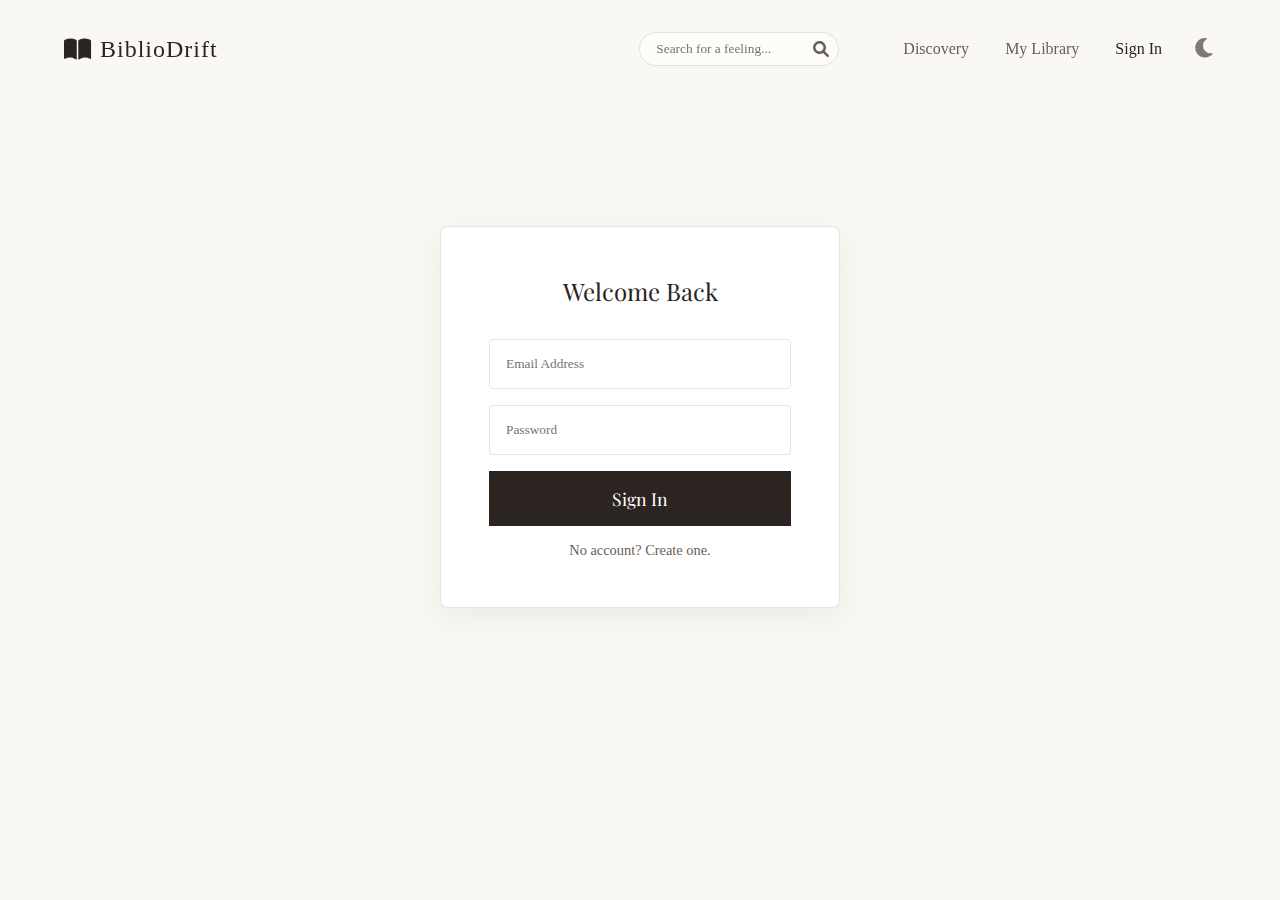
<file: auth.html>
<!DOCTYPE html>
<html lang="en">

<head>
    <meta charset="UTF-8">
    <meta name="viewport" content="width=device-width, initial-scale=1.0">
    <title>Sign In | BiblioDrift</title>
    <link rel="stylesheet" href="style.css">
    <link
        href="https://fonts.googleapis.com/css2?family=Playfair+Display:ital,wght@0,400;0,600;1,400&family=Georgia&display=swap"
        rel="stylesheet">
    <link rel="stylesheet" href="https://cdnjs.cloudflare.com/ajax/libs/font-awesome/6.0.0/css/all.min.css">
    <style>
        .auth-container {
            max-width: 400px;
            margin: 6rem auto;
            background: var(--book-bg);
            padding: 3rem;
            border-radius: 8px;
            box-shadow: var(--shadow-soft);
            text-align: center;
            border: 1px solid var(--input-border);
            color: var(--text-main);
        }

        .auth-input {
            width: 100%;
            padding: 1rem;
            margin-bottom: 1rem;
            border: 1px solid var(--input-border);
            border-radius: 4px;
            font-family: 'Georgia', serif;
            background: var(--input-bg);
            color: var(--text-main);
        }

        .auth-btn {
            width: 100%;
            padding: 1rem;
            background: var(--text-main);
            color: #fff;
            border: none;
            cursor: pointer;
            font-family: 'Playfair Display', serif;
            font-size: 1.1rem;
            transition: background 0.3s;
        }

        .auth-btn:hover {
            background: var(--wood-dark);
        }

        .toggle-link {
            display: block;
            margin-top: 1rem;
            color: var(--text-muted);
            font-size: 0.9rem;
            cursor: pointer;
        }
    </style>
</head>

<body>

    <header>
        <a href="index.html" class="logo">
            <i class="fa-solid fa-book-open"></i> BiblioDrift
        </a>
        <div class="header-controls">
            <div class="search-bar">
                <input type="text" id="searchInput" class="search-input" placeholder="Search for a feeling...">
                <i class="fa-solid fa-search search-icon"></i>
            </div>
            <nav class="nav-links">
                <a href="index.html">Discovery</a>
                <a href="library.html">My Library</a>
                <a href="auth.html" class="active">Sign In</a>
            </nav>
            <button id="themeToggle" class="btn-icon" title="Toggle Theme">
                <i class="fa-solid fa-moon"></i>
            </button>
        </div>
    </header>

    <main>
        <div class="auth-container">
            <h2 style="margin-bottom: 2rem;">Welcome Back</h2>
            <form onsubmit="handleAuth(event)">
                <input type="email" id="email" class="auth-input" placeholder="Email Address" required>
                <input type="password" class="auth-input" placeholder="Password" required>
                <button type="submit" class="auth-btn">Sign In</button>
            </form>
            <span class="toggle-link">No account? Create one.</span>
        </div>
    </main>

</body>

</html>
</file>
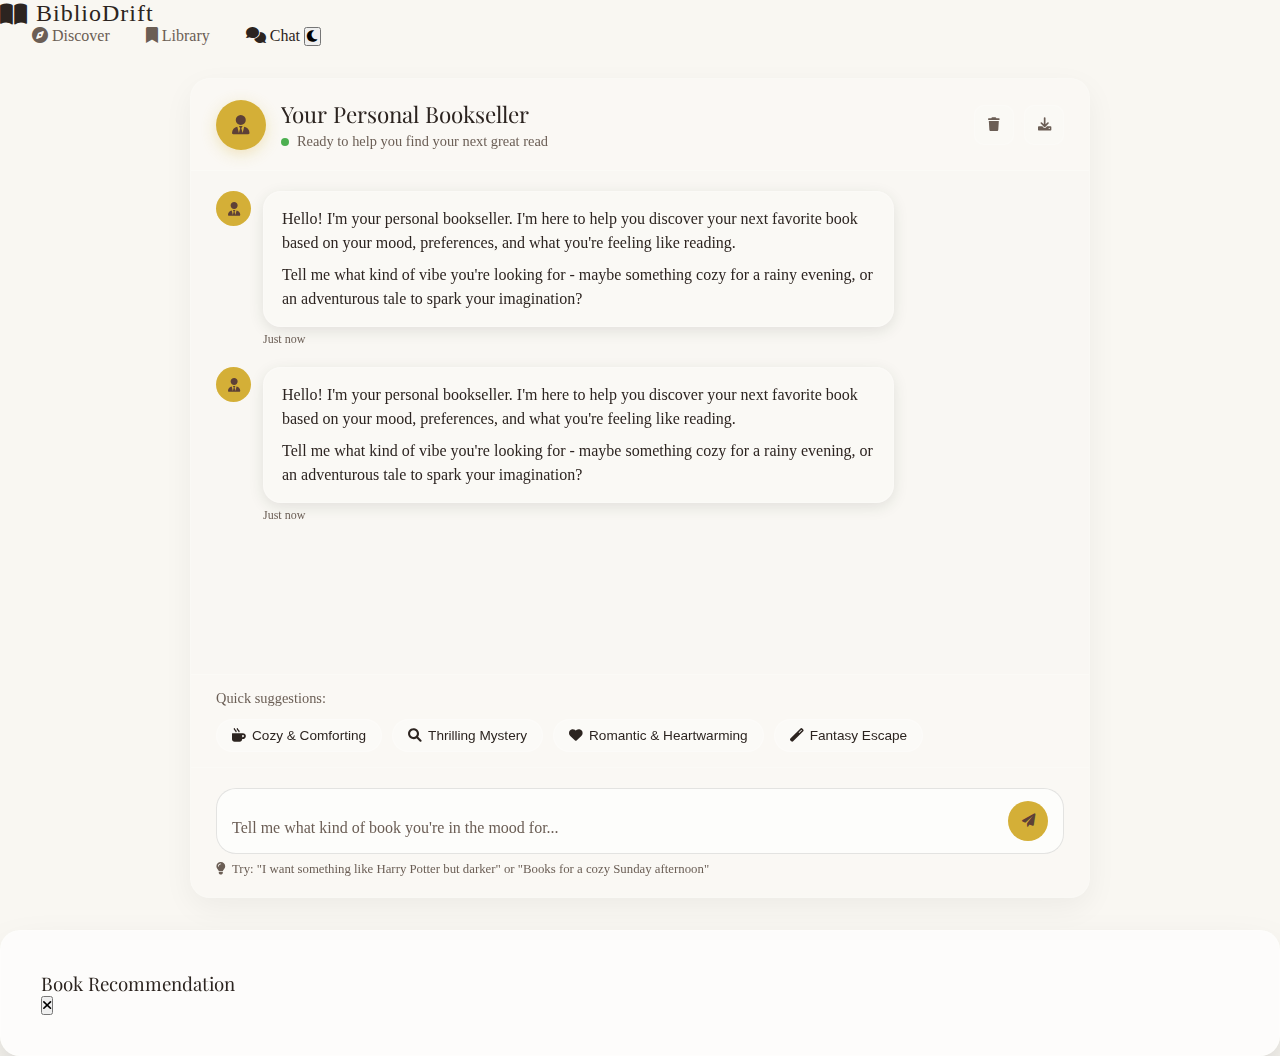
<file: chat.html>
<!DOCTYPE html>
<html lang="en">
<head>
    <meta charset="UTF-8">
    <meta name="viewport" content="width=device-width, initial-scale=1.0">
    <title>Chat with Bookseller - BiblioDrift</title>
    <link rel="stylesheet" href="style.css">
    <link rel="stylesheet" href="https://cdnjs.cloudflare.com/ajax/libs/font-awesome/6.0.0/css/all.min.css">
    <link href="https://fonts.googleapis.com/css2?family=Playfair+Display:wght@400;700&family=Georgia:wght@400;700&display=swap" rel="stylesheet">
</head>
<body>
    <!-- Navigation -->
    <nav class="nav-container">
        <div class="nav-content">
            <div class="logo">
                <i class="fas fa-book-open"></i>
                <span>BiblioDrift</span>
            </div>
            <div class="nav-links">
                <a href="index.html" class="nav-link">
                    <i class="fas fa-compass"></i>
                    <span>Discover</span>
                </a>
                <a href="library.html" class="nav-link">
                    <i class="fas fa-bookmark"></i>
                    <span>Library</span>
                </a>
                <a href="chat.html" class="nav-link active">
                    <i class="fas fa-comments"></i>
                    <span>Chat</span>
                </a>
                <button class="theme-toggle" onclick="toggleTheme()">
                    <i class="fas fa-moon"></i>
                </button>
            </div>
        </div>
    </nav>

    <!-- Main Content -->
    <main class="main-content">
        <div class="chat-container">
            <!-- Chat Header -->
            <div class="chat-header">
                <div class="bookseller-info">
                    <div class="bookseller-avatar">
                        <i class="fas fa-user-tie"></i>
                    </div>
                    <div class="bookseller-details">
                        <h2>Your Personal Bookseller</h2>
                        <p class="status">
                            <span class="status-dot"></span>
                            Ready to help you find your next great read
                        </p>
                    </div>
                </div>
                <div class="chat-actions">
                    <button class="action-btn" onclick="clearChat()" title="Clear conversation">
                        <i class="fas fa-trash"></i>
                    </button>
                    <button class="action-btn" onclick="exportChat()" title="Export conversation">
                        <i class="fas fa-download"></i>
                    </button>
                </div>
            </div>

            <!-- Chat Messages -->
            <div class="chat-messages" id="chatMessages">
                <div class="message bookseller-message">
                    <div class="message-avatar">
                        <i class="fas fa-user-tie"></i>
                    </div>
                    <div class="message-content">
                        <div class="message-bubble">
                            <p>Hello! I'm your personal bookseller. I'm here to help you discover your next favorite book based on your mood, preferences, and what you're feeling like reading.</p>
                            <p>Tell me what kind of vibe you're looking for - maybe something cozy for a rainy evening, or an adventurous tale to spark your imagination?</p>
                        </div>
                        <div class="message-time">Just now</div>
                    </div>
                </div>
            </div>

            <!-- Quick Suggestions -->
            <div class="quick-suggestions" id="quickSuggestions">
                <div class="suggestions-header">
                    <span>Quick suggestions:</span>
                </div>
                <div class="suggestions-list">
                    <button class="suggestion-btn" onclick="sendQuickMessage('I want something cozy and comforting')">
                        <i class="fas fa-mug-hot"></i>
                        Cozy & Comforting
                    </button>
                    <button class="suggestion-btn" onclick="sendQuickMessage('Looking for a thrilling mystery')">
                        <i class="fas fa-search"></i>
                        Thrilling Mystery
                    </button>
                    <button class="suggestion-btn" onclick="sendQuickMessage('Something romantic and heartwarming')">
                        <i class="fas fa-heart"></i>
                        Romantic & Heartwarming
                    </button>
                    <button class="suggestion-btn" onclick="sendQuickMessage('I need an escape to another world')">
                        <i class="fas fa-magic"></i>
                        Fantasy Escape
                    </button>
                </div>
            </div>

            <!-- Chat Input -->
            <div class="chat-input-container">
                <div class="chat-input-wrapper">
                    <textarea 
                        id="chatInput" 
                        placeholder="Tell me what kind of book you're in the mood for..."
                        rows="1"
                        onkeydown="handleKeyDown(event)"
                        oninput="adjustTextareaHeight(this)"
                    ></textarea>
                    <button class="send-btn" id="sendBtn">
                        <i class="fas fa-paper-plane"></i>
                    </button>
                </div>
                <div class="input-hint">
                    <i class="fas fa-lightbulb"></i>
                    Try: "I want something like Harry Potter but darker" or "Books for a cozy Sunday afternoon"
                </div>
            </div>
        </div>
    </main>

    <!-- Book Recommendation Modal -->
    <div class="modal-overlay" id="bookModal">
        <div class="modal-content book-modal">
            <div class="modal-header">
                <h3>Book Recommendation</h3>
                <button class="close-btn" onclick="closeBookModal()">
                    <i class="fas fa-times"></i>
                </button>
            </div>
            <div class="modal-body" id="bookModalContent">
                <!-- Book details will be populated here -->
            </div>
        </div>
    </div>

    <script>
        // Configure API base URL for chat functionality
        window.MOOD_API_BASE = 'http://localhost:5001/api/v1';
    </script>
    <script src="chat.js"></script>
    <script src="app.js"></script>
</body>
</html>
</file>
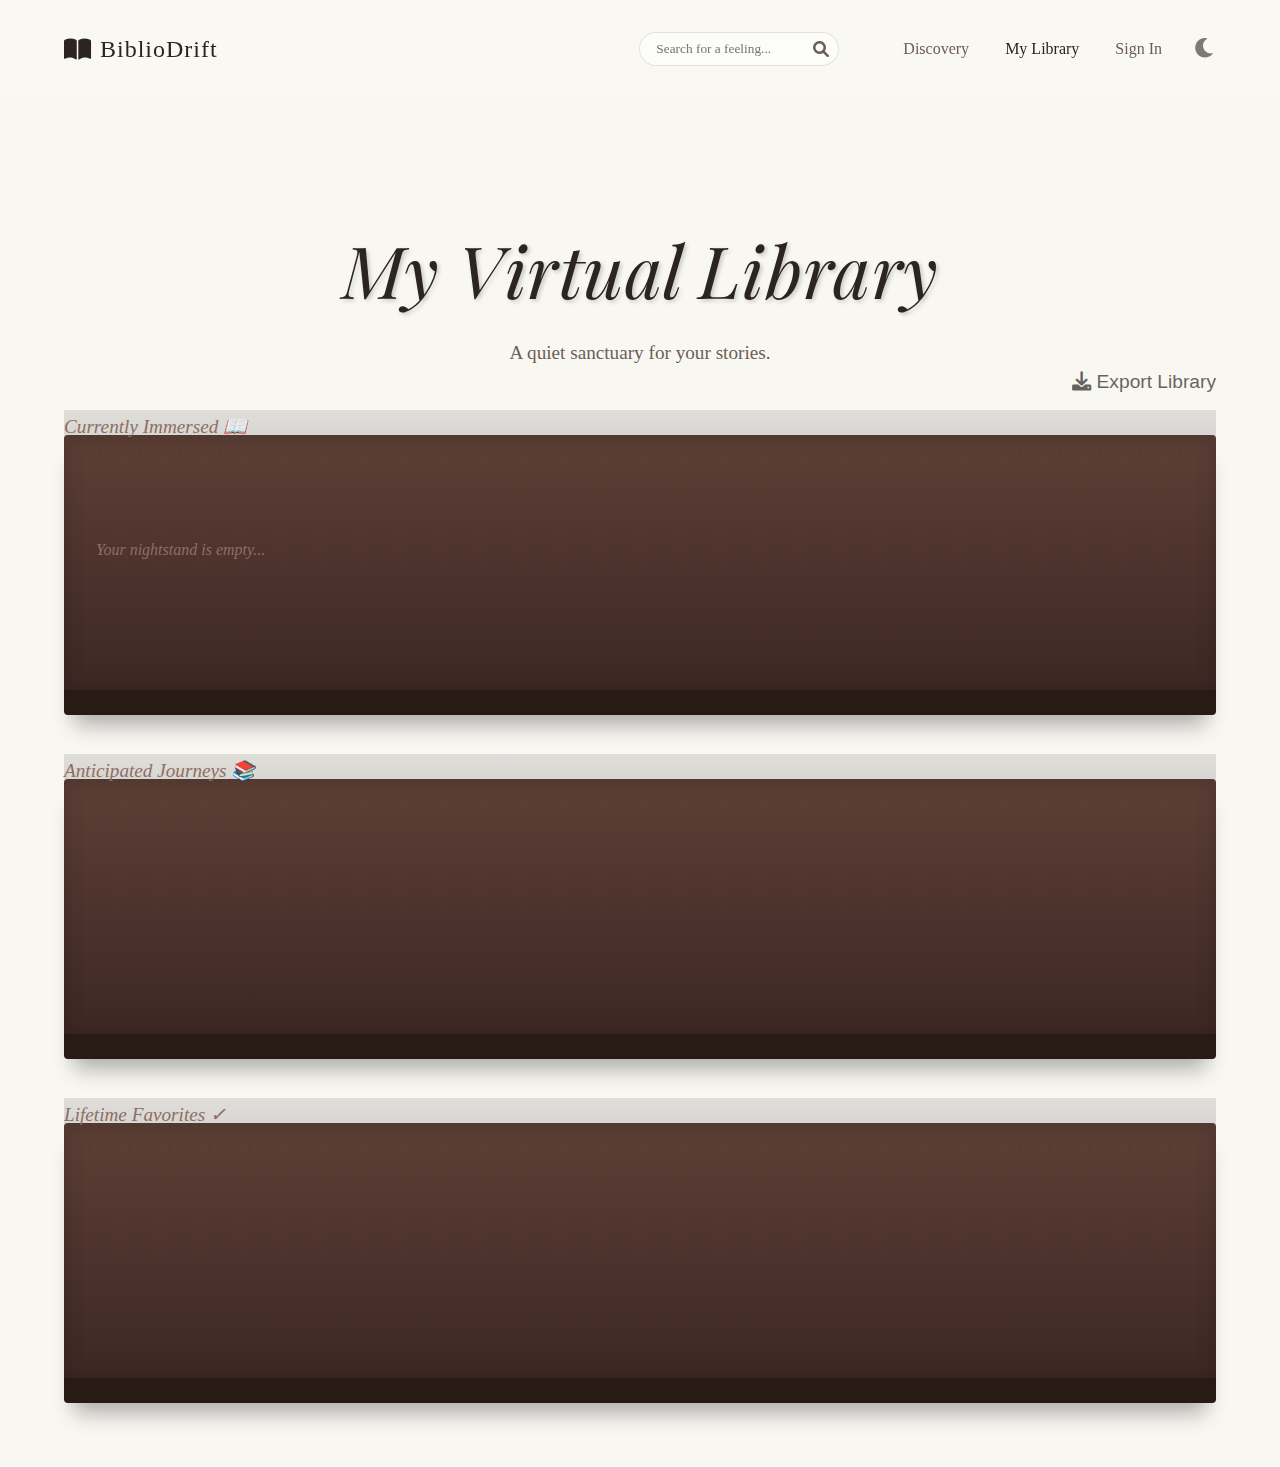
<file: library.html>
<!DOCTYPE html>
<html lang="en">

<head>
    <meta charset="UTF-8">
    <meta name="viewport" content="width=device-width, initial-scale=1.0">
    <title>My Library | BiblioDrift</title>
    <link rel="stylesheet" href="style.css">
    <link
        href="https://fonts.googleapis.com/css2?family=Playfair+Display:ital,wght@0,400;0,600;1,400&family=Georgia&display=swap"
        rel="stylesheet">
    <link rel="stylesheet" href="https://cdnjs.cloudflare.com/ajax/libs/font-awesome/6.0.0/css/all.min.css">
</head>

<body>

    <header>
        <a href="index.html" class="logo">
            <i class="fa-solid fa-book-open"></i> BiblioDrift
        </a>
        <div class="header-controls">
            <div class="search-bar">
                <input type="text" id="searchInput" class="search-input" placeholder="Search for a feeling...">
                <i class="fa-solid fa-search search-icon"></i>
            </div>
            <nav class="nav-links">
                <a href="index.html">Discovery</a>
                <a href="library.html" class="active">My Library</a>
                <a href="auth.html">Sign In</a>
            </nav>
            <button id="themeToggle" class="btn-icon" title="Toggle Theme">
                <i class="fa-solid fa-moon"></i>
            </button>
        </div>
    </header>

    <main>
        <section class="hero" style="padding-bottom: 2rem; position: relative;">
    <h1>My Virtual Library</h1>
    <p>A quiet sanctuary for your stories.</p>

    <!-- Export button added here -->
    <button id="export-library" class="btn-icon" style="position: absolute; top: 45; right: 0;" title="Export Library">
        <i class="fa-solid fa-download"></i> Export Library
    </button>
</section>


        <div class="shelves-container">

            <div class="shelf-row" id="shelf-current">
                <span class="shelf-label">Currently Immersed 📖</span>
                <!-- JS will inject saved books here -->
                <div class="empty-state" style="color: #8D6E63; font-style: italic; align-self: center;">
                    Your nightstand is empty...
                </div>
            </div>

            <div class="shelf-row" id="shelf-want">
                <span class="shelf-label">Anticipated Journeys 📚</span>
            </div>

            <div class="shelf-row" id="shelf-finished">
                <span class="shelf-label">Lifetime Favorites ✓</span>
            </div>

        </div>

    </main>

    <script src="app.js"></script>
</body>

</html>
</file>
<file: style.css>
��: r o o t   {  
         / *   D a y   T h e m e   ( D e f a u l t )   * /  
         - - b g - c o l o r :   # f 9 f 7 f 2 ;  
         - - h e a d e r - b g :   r g b a ( 2 4 9 ,   2 4 7 ,   2 4 2 ,   0 . 8 ) ;  
         - - t e x t - m a i n :   # 2 c 2 4 2 0 ;  
         - - t e x t - m u t e d :   # 6 b 5 e 5 5 ;  
         - - a c c e n t - g o l d :   # d 4 a f 3 7 ;  
         - - w o o d - d a r k :   # 5 d 4 0 3 7 ;  
         - - w o o d - l i g h t :   # 8 d 6 e 6 3 ;  
         - - g l a s s - b g :   r g b a ( 2 5 5 ,   2 5 5 ,   2 5 5 ,   0 . 1 ) ;  
         - - g l a s s - b o r d e r :   r g b a ( 2 5 5 ,   2 5 5 ,   2 5 5 ,   0 . 2 ) ;  
         - - s h a d o w - s o f t :   0   1 0 p x   3 0 p x   r g b a ( 0 ,   0 ,   0 ,   0 . 0 5 ) ;  
         - - i n p u t - b g :   r g b a ( 2 5 5 ,   2 5 5 ,   2 5 5 ,   0 . 5 ) ;  
         - - i n p u t - b o r d e r :   r g b a ( 0 ,   0 ,   0 ,   0 . 1 ) ;  
         - - b o o k - b g :   # f f f ;  
         - - p a p e r - c o l o r :   # f f f d f 9 ;  
  
         / *   V i b e   C o l o r s   * /  
         - - v i b e - m y s t e r y :   # 7 8 9 0 9 c ;  
         - - v i b e - r o m a n c e :   # e f 9 a 9 a ;  
         - - v i b e - c l a s s i c :   # a 1 8 8 7 f ;  
  
         / *   D i m e n s i o n s   * /  
         - - b o o k - w i d t h :   1 6 0 p x ;  
         - - b o o k - h e i g h t :   2 4 0 p x ;  
         - - b o o k - t h i c k :   4 0 p x ;  
 }  
  
 [ d a t a - t h e m e = " n i g h t " ]   {  
         / *   N i g h t   T h e m e   ( D a r k   W o o d )   * /  
         - - b g - c o l o r :   # 1 e 1 a 1 8 ;  
         - - h e a d e r - b g :   r g b a ( 3 0 ,   2 6 ,   2 4 ,   0 . 8 5 ) ;  
         - - t e x t - m a i n :   # e 0 d 5 c b ;  
         - - t e x t - m u t e d :   # a 8 9 a 8 e ;  
         - - a c c e n t - g o l d :   # f c c b 4 e ;  
         - - w o o d - d a r k :   # 3 e 2 7 2 3 ;  
         - - w o o d - l i g h t :   # 5 d 4 0 3 7 ;  
         - - g l a s s - b g :   r g b a ( 0 ,   0 ,   0 ,   0 . 3 ) ;  
         - - g l a s s - b o r d e r :   r g b a ( 2 5 5 ,   2 5 5 ,   2 5 5 ,   0 . 0 5 ) ;  
         - - s h a d o w - s o f t :   0   1 0 p x   4 0 p x   r g b a ( 0 ,   0 ,   0 ,   0 . 4 ) ;  
         - - i n p u t - b g :   r g b a ( 0 ,   0 ,   0 ,   0 . 2 ) ;  
         - - i n p u t - b o r d e r :   r g b a ( 2 5 5 ,   2 5 5 ,   2 5 5 ,   0 . 1 ) ;  
         - - b o o k - b g :   # 2 c 2 4 2 0 ;  
         - - p a p e r - c o l o r :   # e 0 d 5 c b ;  
 }  
  
 *   {  
         b o x - s i z i n g :   b o r d e r - b o x ;  
         m a r g i n :   0 ;  
         p a d d i n g :   0 ;  
 }  
  
 h t m l   {  
         s c r o l l - b e h a v i o r :   s m o o t h ;  
 }  
  
 b o d y   {  
         b a c k g r o u n d - c o l o r :   v a r ( - - b g - c o l o r ) ;  
         c o l o r :   v a r ( - - t e x t - m a i n ) ;  
         f o n t - f a m i l y :   " G e o r g i a " ,   s e r i f ;  
         / *   C l a s s i c   s e r i f   f o r   b o o k s   * /  
         o v e r f l o w - x :   h i d d e n ;  
         m i n - h e i g h t :   1 0 0 v h ;  
 }  
  
 / *   G l o b a l   W o o d e n   S c r o l l b a r   S t y l i n g   * /  
 : : - w e b k i t - s c r o l l b a r   {  
         w i d t h :   1 2 p x ;  
 }  
  
 : : - w e b k i t - s c r o l l b a r - t r a c k   {  
         b a c k g r o u n d :   v a r ( - - b g - c o l o r ) ;  
 }  
  
 : : - w e b k i t - s c r o l l b a r - t h u m b   {  
         b a c k g r o u n d :   l i n e a r - g r a d i e n t ( 1 8 0 d e g ,   v a r ( - - w o o d - d a r k ) ,   v a r ( - - w o o d - l i g h t ) ) ;  
         b o r d e r - r a d i u s :   6 p x ;  
         b o r d e r :   2 p x   s o l i d   v a r ( - - b g - c o l o r ) ;  
 }  
  
 : : - w e b k i t - s c r o l l b a r - t h u m b : h o v e r   {  
         b a c k g r o u n d :   l i n e a r - g r a d i e n t ( 1 8 0 d e g ,   v a r ( - - w o o d - l i g h t ) ,   v a r ( - - w o o d - d a r k ) ) ;  
         b o x - s h a d o w :   i n s e t   0   0   6 p x   r g b a ( 0 ,   0 ,   0 ,   0 . 3 ) ;  
 }  
  
 h 1 ,  
 h 2 ,  
 h 3   {  
         f o n t - w e i g h t :   n o r m a l ;  
         f o n t - f a m i l y :   " P l a y f a i r   D i s p l a y " ,   s e r i f ;  
         / *   E l e g a n t   h e a d i n g s   * /  
 }  
  
 / *   - - -   L a y o u t   - - -   * /  
 h e a d e r   {  
         p a d d i n g :   2 r e m   4 r e m ;  
         d i s p l a y :   f l e x ;  
         j u s t i f y - c o n t e n t :   s p a c e - b e t w e e n ;  
         a l i g n - i t e m s :   c e n t e r ;  
         p o s i t i o n :   s t i c k y ;  
         t o p :   0 ;  
         z - i n d e x :   1 0 0 ;  
         b a c k g r o u n d :   v a r ( - - h e a d e r - b g ) ;  
         b a c k d r o p - f i l t e r :   b l u r ( 1 0 p x ) ;  
         t r a n s i t i o n :   b a c k g r o u n d   0 . 5 s   e a s e ;  
 }  
  
 . h e a d e r - c o n t r o l s   {  
         d i s p l a y :   f l e x ;  
         a l i g n - i t e m s :   c e n t e r ;  
         g a p :   2 r e m ;  
 }  
  
 . s e a r c h - b a r   {  
         p o s i t i o n :   r e l a t i v e ;  
         d i s p l a y :   f l e x ;  
         a l i g n - i t e m s :   c e n t e r ;  
 }  
  
 . s e a r c h - i n p u t   {  
         b a c k g r o u n d :   v a r ( - - i n p u t - b g ) ;  
         b o r d e r :   1 p x   s o l i d   v a r ( - - i n p u t - b o r d e r ) ;  
         p a d d i n g :   0 . 5 r e m   1 r e m ;  
         b o r d e r - r a d i u s :   2 0 p x ;  
         f o n t - f a m i l y :   " G e o r g i a " ,   s e r i f ;  
         w i d t h :   2 0 0 p x ;  
         t r a n s i t i o n :   a l l   0 . 3 s   e a s e ;  
         o u t l i n e :   n o n e ;  
         c o l o r :   v a r ( - - t e x t - m a i n ) ;  
 }  
  
 . s e a r c h - i n p u t : f o c u s   {  
         b a c k g r o u n d :   v a r ( - - b o o k - b g ) ;  
         w i d t h :   3 0 0 p x ;  
         b o x - s h a d o w :   v a r ( - - s h a d o w - s o f t ) ;  
 }  
  
 . s e a r c h - i c o n   {  
         p o s i t i o n :   a b s o l u t e ;  
         r i g h t :   1 0 p x ;  
         c o l o r :   v a r ( - - t e x t - m u t e d ) ;  
         p o i n t e r - e v e n t s :   n o n e ;  
 }  
  
 . l o g o   {  
         f o n t - s i z e :   1 . 5 r e m ;  
         l e t t e r - s p a c i n g :   1 p x ;  
         c o l o r :   v a r ( - - t e x t - m a i n ) ;  
         t e x t - d e c o r a t i o n :   n o n e ;  
         d i s p l a y :   f l e x ;  
         a l i g n - i t e m s :   c e n t e r ;  
         g a p :   0 . 5 r e m ;  
 }  
  
 . n a v - l i n k s   a   {  
         t e x t - d e c o r a t i o n :   n o n e ;  
         c o l o r :   v a r ( - - t e x t - m u t e d ) ;  
         m a r g i n - l e f t :   2 r e m ;  
         t r a n s i t i o n :   c o l o r   0 . 3 s   e a s e ;  
 }  
  
 . n a v - l i n k s   a : h o v e r ,  
 . n a v - l i n k s   a . a c t i v e   {  
         c o l o r :   v a r ( - - t e x t - m a i n ) ;  
 }  
  
 / *   = = =   A N I M A T E D   H O V E R   T O O L T I P S   F O R   N A V I G A T I O N   ( N E W )   = = =   * /  
 . t o o l t i p   {  
     p o s i t i o n :   r e l a t i v e ;  
     d i s p l a y :   i n l i n e - b l o c k ;  
 }  
  
 . t o o l t i p - t e x t   {  
     p o s i t i o n :   a b s o l u t e ;  
     l e f t :   5 0 % ;  
     b o t t o m :   c a l c ( 1 0 0 %   +   8 p x ) ;  
     t r a n s f o r m :   t r a n s l a t e X ( - 5 0 % )   s c a l e ( 0 . 9 5 )   t r a n s l a t e Y ( 6 p x ) ;  
     p a d d i n g :   1 0 p x   1 4 p x ;  
     b a c k g r o u n d :   # f f f a f 3 ;  
     c o l o r :   # 2 b 2 b 2 b ;  
     f o n t - s i z e :   1 3 p x ;  
     f o n t - w e i g h t :   5 0 0 ;  
     w h i t e - s p a c e :   n o w r a p ;  
     b o r d e r - r a d i u s :   1 0 p x ;  
     b o x - s h a d o w :   0   8 p x   2 0 p x   r g b a ( 0 , 0 , 0 , 0 . 1 5 ) ;  
     b o r d e r :   1 p x   s o l i d   r g b a ( 0 , 0 , 0 , 0 . 0 8 ) ;  
     o p a c i t y :   0 ;  
     v i s i b i l i t y :   h i d d e n ;  
     p o i n t e r - e v e n t s :   n o n e ;  
     t r a n s i t i o n :   a l l   0 . 2 5 s   e a s e ;  
     z - i n d e x :   9 9 9 9 ;  
 }  
  
 . t o o l t i p - t e x t : : a f t e r   {  
     c o n t e n t :   " " ;  
     p o s i t i o n :   a b s o l u t e ;  
     t o p :   1 0 0 % ;  
     l e f t :   5 0 % ;  
     t r a n s f o r m :   t r a n s l a t e X ( - 5 0 % )   r o t a t e ( 4 5 d e g ) ;  
     w i d t h :   1 2 p x ;  
     h e i g h t :   1 2 p x ;  
     b a c k g r o u n d :   # f f f a f 3 ;  
     b o r d e r - l e f t :   1 p x   s o l i d   r g b a ( 0 , 0 , 0 , 0 . 0 8 ) ;  
     b o r d e r - b o t t o m :   1 p x   s o l i d   r g b a ( 0 , 0 , 0 , 0 . 0 8 ) ;  
 }  
  
 . t o o l t i p : h o v e r   . t o o l t i p - t e x t   {  
     o p a c i t y :   1 ;  
     v i s i b i l i t y :   v i s i b l e ;  
     t r a n s f o r m :   t r a n s l a t e X ( - 4 0 % )   s c a l e ( 1 )   t r a n s l a t e Y ( 0 ) ;  
 }  
  
 . t o o l t i p - t e x t   i   {  
         m a r g i n - r i g h t :   5 p x ;  
         c o l o r :   v a r ( - - a c c e n t - g o l d ) ;  
 }  
  
 m a i n   {  
         p a d d i n g :   2 r e m   4 r e m ;  
         m a x - w i d t h :   1 4 0 0 p x ;  
         m a r g i n :   0   a u t o ;  
 }  
  
 / *   - - -   H e r o   - - -   * /  
 . h e r o   {  
         t e x t - a l i g n :   c e n t e r ;  
         p a d d i n g :   6 r e m   1 r e m ;  
         a n i m a t i o n :   h e r o F a d e   1 s   e a s e - o u t ;  
 }  
  
 @ k e y f r a m e s   h e r o F a d e   {  
         f r o m   {  
                 o p a c i t y :   0 ;  
                 t r a n s f o r m :   t r a n s l a t e Y ( 1 5 p x ) ;  
         }  
  
         t o   {  
                 o p a c i t y :   1 ;  
                 t r a n s f o r m :   t r a n s l a t e Y ( 0 ) ;  
         }  
 }  
  
 . h e r o   h 1   {  
         f o n t - s i z e :   c l a m p ( 2 . 5 r e m ,   8 v w ,   4 . 5 r e m ) ;  
         m a r g i n - b o t t o m :   1 . 5 r e m ;  
         f o n t - s t y l e :   i t a l i c ;  
         l i n e - h e i g h t :   1 . 2 ;  
         l e t t e r - s p a c i n g :   0 . 5 p x ;  
         t e x t - s h a d o w :   2 p x   2 p x   4 p x   r g b a ( 0 ,   0 ,   0 ,   0 . 2 ) ;  
 }  
  
 . h e r o   p   {  
         c o l o r :   v a r ( - - t e x t - m u t e d ) ;  
         f o n t - s i z e :   1 . 2 r e m ;  
         l i n e - h e i g h t :   1 . 8 ;  
         m a x - w i d t h :   5 5 c h ;  
         m a r g i n :   0   a u t o ;  
 }  
  
 / *   - - -   C u r a t e d   T a b l e s   ( H o r i z o n t a l   S c r o l l )   - - -   * /  
 . c u r a t e d - s e c t i o n   {  
         m a r g i n - b o t t o m :   6 r e m ;  
 }  
  
 . s e c t i o n - h e a d e r   {  
         m a r g i n - b o t t o m :   2 r e m ;  
         b o r d e r - b o t t o m :   1 p x   s o l i d   r g b a ( 0 ,   0 ,   0 ,   0 . 0 5 ) ;  
         p a d d i n g - b o t t o m :   0 . 5 r e m ;  
         d i s p l a y :   f l e x ;  
         j u s t i f y - c o n t e n t :   s p a c e - b e t w e e n ;  
         a l i g n - i t e m s :   b a s e l i n e ;  
 }  
  
 . c u r a t e d - r o w   {  
         d i s p l a y :   f l e x ;  
         g a p :   3 r e m ;  
         p a d d i n g :   2 r e m   1 r e m ;  
         o v e r f l o w - x :   v i s i b l e ;  
         / *   A l l o w   3 D   o v e r f l o w   * /  
         p e r s p e c t i v e :   1 0 0 0 p x ;  
 }  
  
 / *   - - -   3 D   B o o k   C o m p o n e n t   - - -   * /  
 . b o o k - s c e n e   {  
         w i d t h :   v a r ( - - b o o k - w i d t h ) ;  
         h e i g h t :   v a r ( - - b o o k - h e i g h t ) ;  
         p e r s p e c t i v e :   1 0 0 0 p x ;  
         c u r s o r :   p o i n t e r ;  
         / *   R a n d o m   s l i g h t   r o t a t i o n   f o r   o r g a n i c   f e e l   -   h a n d l e d   i n   J S   u s u a l l y ,   b u t   d e f a u l t   h e r e   * /  
 }  
  
 . b o o k   {  
         w i d t h :   1 0 0 % ;  
         h e i g h t :   1 0 0 % ;  
         p o s i t i o n :   r e l a t i v e ;  
         t r a n s f o r m - s t y l e :   p r e s e r v e - 3 d ;  
         / *   B o u n c y   c o z y   f e e l   * /  
         t r a n s f o r m - o r i g i n :   c e n t e r   c e n t e r   - 2 0 p x ;  
         / *   P i v o t   i n s i d e   t h e   b o o k   * /  
         a n i m a t i o n :   f l o a t I n   0 . 8 s   e a s e - o u t   b a c k w a r d s ;  
 }  
  
 @ k e y f r a m e s   f l o a t I n   {  
         f r o m   {  
                 o p a c i t y :   0 ;  
                 t r a n s f o r m :   t r a n s l a t e Y ( 5 0 p x )   s c a l e ( 0 . 9 ) ;  
         }  
  
         t o   {  
                 o p a c i t y :   1 ;  
                 t r a n s f o r m :   t r a n s l a t e Y ( 0 )   s c a l e ( 1 ) ;  
         }  
 }  
  
 . b o o k . f l i p p e d   {  
         t r a n s f o r m :   r o t a t e Y ( 1 8 0 d e g )   s c a l e ( 1 . 2 )   t r a n s l a t e Z ( 5 0 p x ) ;  
         / *   E x p a n d   a n d   b r i n g   c l o s e r   * /  
         z - i n d e x :   1 0 0 ;  
 }  
  
 / *   B o o k   F a c e s   * /  
 . b o o k _ _ f a c e   {  
         p o s i t i o n :   a b s o l u t e ;  
         w i d t h :   1 0 0 % ;  
         h e i g h t :   1 0 0 % ;  
         b a c k f a c e - v i s i b i l i t y :   h i d d e n ;  
         / *   H i d e   b a c k   w h e n   f r o n t   i s   c l e a r   * /  
         b o r d e r - r a d i u s :   4 p x   8 p x   8 p x   4 p x ;  
         b o x - s h a d o w :   5 p x   5 p x   1 5 p x   r g b a ( 0 ,   0 ,   0 ,   0 . 1 5 ) ;  
 }  
  
 . b o o k _ _ f a c e - - f r o n t   {  
         b a c k g r o u n d :   v a r ( - - b o o k - b g ) ;  
         t r a n s f o r m :   r o t a t e Y ( 0 d e g ) ;  
         z - i n d e x :   2 ;  
 }  
  
 . b o o k _ _ f a c e - - f r o n t   i m g   {  
         w i d t h :   1 0 0 % ;  
         h e i g h t :   1 0 0 % ;  
         o b j e c t - f i t :   c o v e r ;  
         b o r d e r - r a d i u s :   4 p x   8 p x   8 p x   4 p x ;  
 }  
  
 . b o o k _ _ f a c e - - b a c k   {  
         t r a n s f o r m :   r o t a t e Y ( 1 8 0 d e g ) ;  
         b a c k g r o u n d :   v a r ( - - p a p e r - c o l o r ) ;  
         / *   P a p e r   c o l o r   * /  
         p a d d i n g :   1 . 5 r e m ;  
         d i s p l a y :   f l e x ;  
         f l e x - d i r e c t i o n :   c o l u m n ;  
         j u s t i f y - c o n t e n t :   s p a c e - b e t w e e n ;  
         b o r d e r :   1 p x   s o l i d   v a r ( - - g l a s s - b o r d e r ) ;  
         z - i n d e x :   1 ;  
         c o l o r :   # 2 c 2 4 2 0 ;  
         / *   K e e p   t e x t   d a r k   f o r   p a p e r   f e e l   e v e n   i n   n i g h t   m o d e   * /  
 }  
  
 / *   T h e   S p i n e   * /  
 . b o o k _ _ f a c e - - s p i n e   {  
         p o s i t i o n :   a b s o l u t e ;  
         w i d t h :   v a r ( - - b o o k - t h i c k ) ;  
         h e i g h t :   1 0 0 % ;  
         l e f t :   0 ;  
         t o p :   0 ;  
         t r a n s f o r m :   r o t a t e Y ( - 9 0 d e g )   t r a n s l a t e Z ( c a l c ( v a r ( - - b o o k - t h i c k )   /   2 ) ) ;  
 }  
  
 / *   I m p r o v e d   3 D   B o x   M o d e l   * /  
 / *   R e - d e f i n i n g   . b o o k   f o r   p r o p e r   t h i c k n e s s   v o l u m e   * /  
 . b o o k   {  
         t r a n s f o r m - o r i g i n :   c e n t e r   c e n t e r   - 2 0 p x ;  
         / *   P i v o t   i n s i d e   t h e   b o o k   * /  
 }  
  
 . b o o k _ _ f a c e - - f r o n t   {  
         t r a n s f o r m :   t r a n s l a t e Z ( 2 0 p x ) ;  
 }  
  
 . b o o k _ _ f a c e - - b a c k   {  
         t r a n s f o r m :   r o t a t e Y ( 1 8 0 d e g )   t r a n s l a t e Z ( 2 0 p x ) ;  
 }  
  
 . b o o k _ _ f a c e - - s p i n e   {  
         w i d t h :   4 0 p x ;  
         h e i g h t :   1 0 0 % ;  
         b a c k g r o u n d :   # 3 3 3 ;  
         / *   D e f a u l t   s p i n e   c o l o r   * /  
         t r a n s f o r m :   r o t a t e Y ( - 9 0 d e g )   t r a n s l a t e Z ( 2 0 p x ) ;  
         / *   A d j u s t   p o s i t i o n i n g   t o   b e   f l u s h   l e f t   o f   f r o n t   f a c e   * /  
         l e f t :   - 2 0 p x ;  
         / *   H a l f   t h i c k n e s s   * /  
 }  
  
 . b o o k _ _ f a c e - - r i g h t   {  
         / *   P a g e s   * /  
         w i d t h :   4 0 p x ;  
         h e i g h t :   1 0 0 % ;  
         b a c k g r o u n d :   l i n e a r - g r a d i e n t ( t o   r i g h t ,   # f f f ,   # f 0 f 0 f 0   2 0 % ,   # f f f   4 0 % ) ;  
         t r a n s f o r m :   r o t a t e Y ( 9 0 d e g )   t r a n s l a t e Z ( 1 4 0 p x ) ;  
         / *   W i d t h   -   h a l f   t h i c k n e s s   * /  
         l e f t :   a u t o ;  
         r i g h t :   - 2 0 p x ;  
 }  
  
 / *   H o v e r   E f f e c t :   P u l l   o u t   * /  
 . b o o k - s c e n e : h o v e r   . b o o k : n o t ( . f l i p p e d )   {  
         t r a n s f o r m :   t r a n s l a t e Z ( 3 0 p x )   t r a n s l a t e Y ( - 1 0 p x )   r o t a t e Y ( - 1 0 d e g ) ;  
 }  
  
 / *   G l a s s m o r p h i s m   O v e r l a y   ( Q u i c k   v i e w )   * /  
 . g l a s s - o v e r l a y   {  
         p o s i t i o n :   a b s o l u t e ;  
         b o t t o m :   1 0 p x ;  
         l e f t :   1 0 p x ;  
         r i g h t :   1 0 p x ;  
         b a c k g r o u n d :   r g b a ( 2 5 5 ,   2 5 5 ,   2 5 5 ,   0 . 7 ) ;  
         b a c k d r o p - f i l t e r :   b l u r ( 8 p x ) ;  
         p a d d i n g :   0 . 5 r e m ;  
         b o r d e r - r a d i u s :   6 p x ;  
         o p a c i t y :   0 ;  
         t r a n s f o r m :   t r a n s l a t e Y ( 1 0 p x ) ;  
         t r a n s i t i o n :   a l l   0 . 3 s   e a s e ;  
         p o i n t e r - e v e n t s :   n o n e ;  
         / *   L e t   c l i c k s   p a s s   t o   b o o k   * /  
 }  
  
 . b o o k - s c e n e : h o v e r   . g l a s s - o v e r l a y   {  
         o p a c i t y :   1 ;  
         t r a n s f o r m :   t r a n s l a t e Y ( 0 ) ;  
 }  
  
 / *   B a c k   o f   b o o k   c o n t e n t   * /  
 . h a n d w r i t t e n - n o t e   {  
         f o n t - f a m i l y :   " C o u r i e r   N e w " ,   C o u r i e r ,   m o n o s p a c e ;  
         / *   P l a c e h o l d e r   f o r   h a n d w r i t i n g   f o n t   * /  
         c o l o r :   v a r ( - - t e x t - m u t e d ) ;  
         f o n t - s i z e :   0 . 9 r e m ;  
         l i n e - h e i g h t :   1 . 4 ;  
         b a c k g r o u n d :   # f f f d c 2 ;  
         p a d d i n g :   1 0 p x ;  
         t r a n s f o r m :   r o t a t e ( - 2 d e g ) ;  
         b o x - s h a d o w :   2 p x   2 p x   5 p x   r g b a ( 0 ,   0 ,   0 ,   0 . 1 ) ;  
         m a r g i n - b o t t o m :   1 r e m ;  
 }  
  
 . b o o k - a c t i o n s   {  
         d i s p l a y :   f l e x ;  
         g a p :   0 . 5 r e m ;  
 }  
  
 . b t n - i c o n   {  
         b o r d e r :   n o n e ;  
         b a c k g r o u n d :   n o n e ;  
         c u r s o r :   p o i n t e r ;  
         f o n t - s i z e :   1 . 2 r e m ;  
         o p a c i t y :   0 . 6 ;  
         t r a n s i t i o n :   o p a c i t y   0 . 2 s ;  
 }  
  
 . b t n - i c o n : h o v e r   {  
         o p a c i t y :   1 ;  
         t r a n s f o r m :   s c a l e ( 1 . 1 ) ;  
 }  
  
 / *   - - -   V i r t u a l   S h e l v e s   - - -   * /  
 . s h e l v e s - c o n t a i n e r   {  
         d i s p l a y :   f l e x ;  
         f l e x - d i r e c t i o n :   c o l u m n ;  
         g a p :   4 r e m ;  
         p a d d i n g :   2 r e m   0 ;  
 }  
  
 . s h e l f - r o w   {  
         p o s i t i o n :   r e l a t i v e ;  
         p a d d i n g :   0   2 r e m   1 . 5 r e m   2 r e m ;  
         / *   R e a l i s t i c   W o o d   T e x t u r e   G r a d i e n t   * /  
         b a c k g r o u n d :  
                 r e p e a t i n g - l i n e a r - g r a d i e n t ( 9 0 d e g ,  
                         t r a n s p a r e n t   0 ,  
                         t r a n s p a r e n t   4 p x ,  
                         r g b a ( 0 ,   0 ,   0 ,   0 . 0 2 )   5 p x ,  
                         t r a n s p a r e n t   1 0 p x ) ,  
                 l i n e a r - g r a d i e n t ( t o   b o t t o m ,   # 5 d 4 0 3 7   0 % ,   # 3 e 2 7 2 3   1 0 0 % ) ;  
         b o r d e r - b o t t o m :   2 5 p x   s o l i d   # 2 8 1 a 1 5 ;  
         / *   T h i c k e r   f r o n t   l i p   * /  
         b o r d e r - r a d i u s :   4 p x ;  
         b o x - s h a d o w :  
                 0   2 0 p x   2 0 p x   - 1 0 p x   r g b a ( 0 ,   0 ,   0 ,   0 . 3 ) ,  
                 i n s e t   0   2 p x   2 0 p x   r g b a ( 0 ,   0 ,   0 ,   0 . 2 ) ;  
         d i s p l a y :   f l e x ;  
         a l i g n - i t e m s :   f l e x - e n d ;  
         g a p :   1 . 5 r e m ;  
         / *   M o r e   s p a c i n g   f o r   e x p a n d e d   b o o k s   * /  
         m i n - h e i g h t :   2 8 0 p x ;  
 }  
  
 . s h e l f - r o w : : a f t e r   {  
         / *   D e p t h   s h a d o w   o n   w a l l   b e h i n d   b o o k s   * /  
         c o n t e n t :   " " ;  
         p o s i t i o n :   a b s o l u t e ;  
         b o t t o m :   2 5 p x ;  
         / *   A b o v e   b o t t o m   l i p   * /  
         l e f t :   0 ;  
         r i g h t :   0 ;  
         h e i g h t :   1 0 0 % ;  
         z - i n d e x :   - 1 ;  
         b a c k g r o u n d :   l i n e a r - g r a d i e n t ( t o   b o t t o m ,  
                         r g b a ( 0 ,   0 ,   0 ,   0 . 1 ) ,  
                         r g b a ( 0 ,   0 ,   0 ,   0 . 4 ) ) ;  
         p o i n t e r - e v e n t s :   n o n e ;  
 }  
  
 . s h e l f - l a b e l   {  
         p o s i t i o n :   a b s o l u t e ;  
         t o p :   - 2 0 p x ;  
         l e f t :   0 ;  
         f o n t - s i z e :   1 . 2 r e m ;  
         c o l o r :   v a r ( - - w o o d - l i g h t ) ;  
         f o n t - s t y l e :   i t a l i c ;  
 }  
  
 / *   - - -   M o o d   A n a l y s i s   S t y l e s   - - -   * /  
  
 / *   M o o d   T a g s   o n   B o o k   C o v e r s   * /  
 . m o o d - t a g s   {  
         p o s i t i o n :   a b s o l u t e ;  
         t o p :   5 p x ;  
         l e f t :   5 p x ;  
         d i s p l a y :   f l e x ;  
         f l e x - d i r e c t i o n :   c o l u m n ;  
         g a p :   2 p x ;  
 }  
  
 . m o o d - t a g   {  
         b a c k g r o u n d :   r g b a ( 0 ,   0 ,   0 ,   0 . 7 ) ;  
         c o l o r :   w h i t e ;  
         p a d d i n g :   2 p x   6 p x ;  
         b o r d e r - r a d i u s :   1 0 p x ;  
         f o n t - s i z e :   0 . 7 r e m ;  
         f o n t - w e i g h t :   b o l d ;  
         t e x t - t r a n s f o r m :   c a p i t a l i z e ;  
 }  
  
 / *   M o o d - s p e c i f i c   c o l o r s   * /  
 . m o o d - c o z y   {  
         b a c k g r o u n d :   # 8 d 6 e 6 3   ! i m p o r t a n t ;  
 }  
  
 . m o o d - d a r k   {  
         b a c k g r o u n d :   # 4 2 4 2 4 2   ! i m p o r t a n t ;  
 }  
  
 . m o o d - m y s t e r i o u s   {  
         b a c k g r o u n d :   # 5 e 3 5 b 1   ! i m p o r t a n t ;  
 }  
  
 . m o o d - r o m a n t i c   {  
         b a c k g r o u n d :   # e 9 1 e 6 3   ! i m p o r t a n t ;  
 }  
  
 . m o o d - a d v e n t u r o u s   {  
         b a c k g r o u n d :   # f f 5 7 2 2   ! i m p o r t a n t ;  
 }  
  
 . m o o d - m e l a n c h o l y   {  
         b a c k g r o u n d :   # 6 0 7 d 8 b   ! i m p o r t a n t ;  
 }  
  
 . m o o d - u p l i f t i n g   {  
         b a c k g r o u n d :   # 4 c a f 5 0   ! i m p o r t a n t ;  
 }  
  
 . m o o d - i n t e n s e   {  
         b a c k g r o u n d :   # f 4 4 3 3 6   ! i m p o r t a n t ;  
 }  
  
 . m o o d - w h i m s i c a l   {  
         b a c k g r o u n d :   # 9 c 2 7 b 0   ! i m p o r t a n t ;  
 }  
  
 . m o o d - t h o u g h t - p r o v o k i n g   {  
         b a c k g r o u n d :   # 7 9 5 5 4 8   ! i m p o r t a n t ;  
 }  
  
 / *   G l a s s   o v e r l a y   m o o d   t a g s   * /  
 . g l a s s - m o o d - t a g s   {  
         m a r g i n - t o p :   0 . 5 r e m ;  
         d i s p l a y :   f l e x ;  
         g a p :   0 . 2 5 r e m ;  
         f l e x - w r a p :   w r a p ;  
 }  
  
 . g l a s s - m o o d - t a g   {  
         b a c k g r o u n d :   r g b a ( 2 5 5 ,   2 5 5 ,   2 5 5 ,   0 . 3 ) ;  
         p a d d i n g :   1 p x   4 p x ;  
         b o r d e r - r a d i u s :   8 p x ;  
         f o n t - s i z e :   0 . 6 r e m ;  
         t e x t - t r a n s f o r m :   c a p i t a l i z e ;  
 }  
  
 / *   B a c k   o f   b o o k   m o o d   a n a l y s i s   * /  
 . m o o d - a n a l y s i s   {  
         m a r g i n - t o p :   1 r e m ;  
         p a d d i n g - t o p :   0 . 5 r e m ;  
         b o r d e r - t o p :   1 p x   s o l i d   r g b a ( 0 ,   0 ,   0 ,   0 . 1 ) ;  
 }  
  
 . m o o d - t a g s - b a c k   {  
         d i s p l a y :   f l e x ;  
         g a p :   0 . 2 5 r e m ;  
         f l e x - w r a p :   w r a p ;  
         m a r g i n - t o p :   0 . 2 5 r e m ;  
 }  
  
 . m o o d - t a g - s m a l l   {  
         b a c k g r o u n d :   v a r ( - - a c c e n t - g o l d ) ;  
         c o l o r :   w h i t e ;  
         p a d d i n g :   1 p x   4 p x ;  
         b o r d e r - r a d i u s :   6 p x ;  
         f o n t - s i z e :   0 . 6 r e m ;  
         t e x t - t r a n s f o r m :   c a p i t a l i z e ;  
 }  
  
 / *   M o o d   A n a l y s i s   M o d a l   * /  
 . m o o d - m o d a l   {  
         p o s i t i o n :   f i x e d ;  
         t o p :   0 ;  
         l e f t :   0 ;  
         w i d t h :   1 0 0 % ;  
         h e i g h t :   1 0 0 % ;  
         b a c k g r o u n d :   r g b a ( 0 ,   0 ,   0 ,   0 . 7 ) ;  
         d i s p l a y :   f l e x ;  
         j u s t i f y - c o n t e n t :   c e n t e r ;  
         a l i g n - i t e m s :   c e n t e r ;  
         z - i n d e x :   1 0 0 0 ;  
         b a c k d r o p - f i l t e r :   b l u r ( 5 p x ) ;  
 }  
  
 . m o o d - m o d a l - c o n t e n t   {  
         b a c k g r o u n d :   v a r ( - - b o o k - b g ) ;  
         b o r d e r - r a d i u s :   1 2 p x ;  
         m a x - w i d t h :   5 0 0 p x ;  
         w i d t h :   9 0 % ;  
         m a x - h e i g h t :   8 0 v h ;  
         o v e r f l o w - y :   a u t o ;  
         b o x - s h a d o w :   v a r ( - - s h a d o w - s o f t ) ;  
         b o r d e r :   1 p x   s o l i d   v a r ( - - g l a s s - b o r d e r ) ;  
 }  
  
 . m o o d - m o d a l - h e a d e r   {  
         p a d d i n g :   1 . 5 r e m ;  
         b o r d e r - b o t t o m :   1 p x   s o l i d   v a r ( - - g l a s s - b o r d e r ) ;  
         d i s p l a y :   f l e x ;  
         j u s t i f y - c o n t e n t :   s p a c e - b e t w e e n ;  
         a l i g n - i t e m s :   c e n t e r ;  
 }  
  
 . m o o d - m o d a l - h e a d e r   h 3   {  
         m a r g i n :   0 ;  
         c o l o r :   v a r ( - - t e x t - m a i n ) ;  
 }  
  
 . c l o s e - m o d a l   {  
         b a c k g r o u n d :   n o n e ;  
         b o r d e r :   n o n e ;  
         f o n t - s i z e :   1 . 5 r e m ;  
         c u r s o r :   p o i n t e r ;  
         c o l o r :   v a r ( - - t e x t - m u t e d ) ;  
         p a d d i n g :   0 ;  
         w i d t h :   3 0 p x ;  
         h e i g h t :   3 0 p x ;  
         d i s p l a y :   f l e x ;  
         a l i g n - i t e m s :   c e n t e r ;  
         j u s t i f y - c o n t e n t :   c e n t e r ;  
 }  
  
 . c l o s e - m o d a l : h o v e r   {  
         c o l o r :   v a r ( - - t e x t - m a i n ) ;  
 }  
  
 . m o o d - m o d a l - b o d y   {  
         p a d d i n g :   1 . 5 r e m ;  
 }  
  
 . m o o d - s e c t i o n   {  
         m a r g i n - b o t t o m :   1 . 5 r e m ;  
 }  
  
 . m o o d - s e c t i o n   h 4   {  
         m a r g i n :   0   0   0 . 5 r e m   0 ;  
         c o l o r :   v a r ( - - t e x t - m a i n ) ;  
         f o n t - s i z e :   1 r e m ;  
 }  
  
 / *   S e n t i m e n t   B a r   * /  
 . s e n t i m e n t - b a r   {  
         w i d t h :   1 0 0 % ;  
         h e i g h t :   8 p x ;  
         b a c k g r o u n d :   # e 0 e 0 e 0 ;  
         b o r d e r - r a d i u s :   4 p x ;  
         o v e r f l o w :   h i d d e n ;  
         m a r g i n :   0 . 5 r e m   0 ;  
 }  
  
 . s e n t i m e n t - f i l l   {  
         h e i g h t :   1 0 0 % ;  
         b a c k g r o u n d :   l i n e a r - g r a d i e n t ( t o   r i g h t ,   # f 4 4 3 3 6 ,   # f f 9 8 0 0 ,   # 4 c a f 5 0 ) ;  
         t r a n s i t i o n :   w i d t h   0 . 3 s   e a s e ;  
 }  
  
 / *   L a r g e   m o o d   t a g s   i n   m o d a l   * /  
 . m o o d - t a g s - l a r g e   {  
         d i s p l a y :   f l e x ;  
         g a p :   0 . 5 r e m ;  
         f l e x - w r a p :   w r a p ;  
 }  
  
 . m o o d - t a g - l a r g e   {  
         p a d d i n g :   0 . 5 r e m   1 r e m ;  
         b o r d e r - r a d i u s :   2 0 p x ;  
         f o n t - s i z e :   0 . 9 r e m ;  
         f o n t - w e i g h t :   b o l d ;  
         c o l o r :   w h i t e ;  
         t e x t - t r a n s f o r m :   c a p i t a l i z e ;  
 }  
  
 / *   V i b e   q u o t e   s t y l i n g   * /  
 . v i b e - q u o t e   {  
         b a c k g r o u n d :   v a r ( - - p a p e r - c o l o r ) ;  
         p a d d i n g :   1 r e m ;  
         b o r d e r - r a d i u s :   8 p x ;  
         f o n t - s t y l e :   i t a l i c ;  
         c o l o r :   # 2 c 2 4 2 0 ;  
         b o r d e r - l e f t :   4 p x   s o l i d   v a r ( - - a c c e n t - g o l d ) ;  
         m a r g i n :   0 . 5 r e m   0 ;  
 }  
  
 / *   M o o d   b u t t o n   i n   b o o k   a c t i o n s   * /  
 . m o o d - b t n   {  
         c o l o r :   v a r ( - - a c c e n t - g o l d )   ! i m p o r t a n t ;  
 }  
  
 . m o o d - b t n : h o v e r   {  
         c o l o r :   v a r ( - - w o o d - d a r k )   ! i m p o r t a n t ;  
         t r a n s f o r m :   s c a l e ( 1 . 1 ) ;  
 }  
  
 / *   R e s p o n s i v e   m o o d   m o d a l   * /  
 @ m e d i a   ( m a x - w i d t h :   7 6 8 p x )   {  
         . m o o d - m o d a l - c o n t e n t   {  
                 w i d t h :   9 5 % ;  
                 m a r g i n :   1 r e m ;  
         }  
  
         . m o o d - t a g s - l a r g e   {  
                 f l e x - d i r e c t i o n :   c o l u m n ;  
         }  
  
         . m o o d - t a g - l a r g e   {  
                 t e x t - a l i g n :   c e n t e r ;  
         }  
 }  
  
 / *   U t i l i t i e s   * /  
 . h i d d e n   {  
         d i s p l a y :   n o n e ;  
 }  
  
 . f a d e - i n   {  
         a n i m a t i o n :   f a d e I n   1 s   e a s e ;  
 }  
  
 @ k e y f r a m e s   f a d e I n   {  
         f r o m   {  
                 o p a c i t y :   0 ;  
                 t r a n s f o r m :   t r a n s l a t e Y ( 1 0 p x ) ;  
         }  
  
         t o   {  
                 o p a c i t y :   1 ;  
                 t r a n s f o r m :   t r a n s l a t e Y ( 0 ) ;  
         }  
 }  
  
 / *   T h e m e   T o g g l e   B u t t o n   E n h a n c e m e n t   * /  
 # t h e m e T o g g l e   {  
         f o n t - s i z e :   1 . 4 r e m ;  
         c o l o r :   v a r ( - - t e x t - m a i n ) ;  
         c u r s o r :   p o i n t e r ;  
         t r a n s i t i o n :  
                 t r a n s f o r m   0 . 3 s   e a s e ,  
                 c o l o r   0 . 3 s   e a s e ;  
 }  
  
 # t h e m e T o g g l e : h o v e r   {  
         t r a n s f o r m :   r o t a t e ( 1 5 d e g )   s c a l e ( 1 . 1 ) ;  
         c o l o r :   v a r ( - - a c c e n t - g o l d ) ;  
 }  
  
 / *   - - -   B a c k   t o   T o p   B u t t o n   - - -   * /  
 . b a c k - t o - t o p   {  
         p o s i t i o n :   f i x e d ;  
         b o t t o m :   2 r e m ;  
         r i g h t :   2 r e m ;  
         w i d t h :   3 r e m ;  
         h e i g h t :   3 r e m ;  
         b o r d e r - r a d i u s :   5 0 % ;  
         b a c k g r o u n d :   v a r ( - - h e a d e r - b g ) ;  
         b o r d e r :   1 p x   s o l i d   v a r ( - - g l a s s - b o r d e r ) ;  
         b o x - s h a d o w :   v a r ( - - s h a d o w - s o f t ) ;  
         d i s p l a y :   f l e x ;  
         j u s t i f y - c o n t e n t :   c e n t e r ;  
         a l i g n - i t e m s :   c e n t e r ;  
         z - i n d e x :   9 9 9 ;  
         o p a c i t y :   1 ;  
         v i s i b i l i t y :   v i s i b l e ;  
         t r a n s i t i o n :   a l l   0 . 4 s   e a s e ;  
         b a c k d r o p - f i l t e r :   b l u r ( 5 p x ) ;  
 }  
  
 . b a c k - t o - t o p . h i d d e n   {  
         o p a c i t y :   0 ;  
         v i s i b i l i t y :   h i d d e n ;  
         t r a n s f o r m :   t r a n s l a t e Y ( 2 0 p x ) ;  
 }  
  
 . b a c k - t o - t o p : h o v e r   {  
         b a c k g r o u n d :   v a r ( - - b o o k - b g ) ;  
         t r a n s f o r m :   t r a n s l a t e Y ( - 5 p x ) ;  
         b o x - s h a d o w :   0   1 5 p x   3 0 p x   r g b a ( 0 ,   0 ,   0 ,   0 . 1 5 ) ;  
         c o l o r :   v a r ( - - a c c e n t - g o l d ) ;  
 }  
  
 / * F o o t e r   d e s i g n   * /  
  
 . f o o t e r   {  
         m i n - h e i g h t :   1 2 0 p x ;  
         w i d t h :   1 0 0 % ;  
         b a c k g r o u n d - c o l o r :   # 2 2 2 ;  
         d i s p l a y :   f l e x ;  
         f l e x - d i r e c t i o n :   c o l u m n ;  
         j u s t i f y - c o n t e n t :   c e n t e r ;  
         a l i g n - i t e m s :   c e n t e r ;  
         g a p :   1 . 2 r e m ;  
         p a d d i n g :   2 r e m   0 ;  
         m a r g i n - t o p :   4 r e m ;  
 }  
  
 . s o c i a l _ i c o n s   {  
         d i s p l a y :   f l e x ;  
         g a p :   2 r e m ;  
         z - i n d e x :   9 9 9 ;  
 }  
  
 . s o c i a l _ i c o n s   a   {  
         c o l o r :   v a r ( - - a c c e n t - g o l d ) ;  
         f o n t - s i z e :   2 r e m ;  
         t r a n s i t i o n :  
                 t r a n s f o r m   0 . 3 s   e a s e ,  
                 c o l o r   0 . 3 s   e a s e ;  
         t e x t - d e c o r a t i o n :   n o n e ;  
 }  
  
 . s o c i a l _ i c o n s   a : h o v e r   {  
         c o l o r :   w h i t e ;  
         t r a n s f o r m :   t r a n s l a t e Y ( - 5 p x ) ;  
 }  
  
 . r e a d i n g - p r o g r e s s   {  
         m a r g i n - t o p :   0 . 7 5 r e m ;  
         o p a c i t y :   0 . 8 5 ;  
 }  
  
 . p r o g r e s s - s l i d e r   {  
         w i d t h :   1 0 0 % ;  
         a c c e n t - c o l o r :   v a r ( - - a c c e n t - g o l d ) ;  
 }  
  
 . r e a d i n g - p r o g r e s s   s m a l l   {  
         f o n t - s i z e :   0 . 7 r e m ;  
         o p a c i t y :   0 . 7 ;  
 }  
  
 / *   - - -   G l a s s   M o d a l   - - -   * /  
 . g l a s s - m o d a l   {  
         m a r g i n :   a u t o ;  
         w i d t h :   9 0 % ;  
         m a x - w i d t h :   9 0 0 p x ;  
         b a c k g r o u n d :   t r a n s p a r e n t ;  
         b o r d e r :   n o n e ;  
         p a d d i n g :   0 ;  
         o v e r f l o w :   v i s i b l e ;  
 }  
  
 . g l a s s - m o d a l : : b a c k d r o p   {  
         b a c k g r o u n d :   r g b a ( 0 ,   0 ,   0 ,   0 . 4 ) ;  
         b a c k d r o p - f i l t e r :   b l u r ( 5 p x ) ;  
 }  
  
 . m o d a l - c o n t e n t   {  
         b a c k g r o u n d :   r g b a ( 2 5 5 ,   2 5 5 ,   2 5 5 ,   0 . 6 5 ) ;  
         b a c k d r o p - f i l t e r :   b l u r ( 2 0 p x ) ;  
         - w e b k i t - b a c k d r o p - f i l t e r :   b l u r ( 2 0 p x ) ;  
         b o r d e r :   1 p x   s o l i d   v a r ( - - g l a s s - b o r d e r ) ;  
         b o r d e r - r a d i u s :   2 0 p x ;  
         b o x - s h a d o w :   0   2 5 p x   5 0 p x   - 1 2 p x   r g b a ( 0 ,   0 ,   0 ,   0 . 2 5 ) ;  
         p a d d i n g :   2 . 5 r e m ;  
         p o s i t i o n :   r e l a t i v e ;  
         o v e r f l o w :   h i d d e n ;  
         a n i m a t i o n :   m o d a l I n   0 . 4 s   c u b i c - b e z i e r ( 0 . 1 7 5 ,   0 . 8 8 5 ,   0 . 3 2 ,   1 . 2 7 5 ) ;  
 }  
  
 [ d a t a - t h e m e = " n i g h t " ]   . m o d a l - c o n t e n t   {  
         b a c k g r o u n d :   r g b a ( 3 0 ,   2 6 ,   2 4 ,   0 . 8 ) ;  
         b o r d e r :   1 p x   s o l i d   r g b a ( 2 5 5 ,   2 5 5 ,   2 5 5 ,   0 . 1 ) ;  
 }  
  
 @ k e y f r a m e s   m o d a l I n   {  
         f r o m   {  
                 o p a c i t y :   0 ;  
                 t r a n s f o r m :   s c a l e ( 0 . 9 )   t r a n s l a t e Y ( 2 0 p x ) ;  
         }  
  
         t o   {  
                 o p a c i t y :   1 ;  
                 t r a n s f o r m :   s c a l e ( 1 )   t r a n s l a t e Y ( 0 ) ;  
         }  
 }  
  
 . c l o s e - m o d a l - b t n   {  
         p o s i t i o n :   a b s o l u t e ;  
         t o p :   1 . 5 r e m ;  
         r i g h t :   1 . 5 r e m ;  
         b a c k g r o u n d :   v a r ( - - g l a s s - b g ) ;  
         b o r d e r :   n o n e ;  
         w i d t h :   2 . 5 r e m ;  
         h e i g h t :   2 . 5 r e m ;  
         b o r d e r - r a d i u s :   5 0 % ;  
         c u r s o r :   p o i n t e r ;  
         f o n t - s i z e :   1 . 2 r e m ;  
         c o l o r :   v a r ( - - t e x t - m u t e d ) ;  
         t r a n s i t i o n :   a l l   0 . 2 s ;  
         d i s p l a y :   f l e x ;  
         j u s t i f y - c o n t e n t :   c e n t e r ;  
         a l i g n - i t e m s :   c e n t e r ;  
         z - i n d e x :   1 0 ;  
 }  
  
 . c l o s e - m o d a l - b t n : h o v e r   {  
         b a c k g r o u n d :   v a r ( - - a c c e n t - g o l d ) ;  
         c o l o r :   # f f f ;  
         t r a n s f o r m :   r o t a t e ( 9 0 d e g ) ;  
 }  
  
 . m o d a l - b o d y   {  
         d i s p l a y :   g r i d ;  
         g r i d - t e m p l a t e - c o l u m n s :   3 0 0 p x   1 f r ;  
         g a p :   3 r e m ;  
 }  
  
 . m o d a l - m e d i a   {  
         d i s p l a y :   f l e x ;  
         j u s t i f y - c o n t e n t :   c e n t e r ;  
         a l i g n - i t e m s :   c e n t e r ;  
 }  
  
 . m o d a l - m e d i a   i m g   {  
         w i d t h :   1 0 0 % ;  
         h e i g h t :   a u t o ;  
         b o r d e r - r a d i u s :   1 2 p x ;  
         b o x - s h a d o w :   1 0 p x   1 0 p x   3 0 p x   r g b a ( 0 ,   0 ,   0 ,   0 . 2 ) ;  
         t r a n s f o r m :   r o t a t e ( - 3 d e g ) ;  
         t r a n s i t i o n :   t r a n s f o r m   0 . 3 s ;  
 }  
  
 . m o d a l - m e d i a   i m g : h o v e r   {  
         t r a n s f o r m :   r o t a t e ( 0 )   s c a l e ( 1 . 0 2 ) ;  
 }  
  
 . m o d a l - i n f o   {  
         d i s p l a y :   f l e x ;  
         f l e x - d i r e c t i o n :   c o l u m n ;  
         g a p :   1 . 5 r e m ;  
 }  
  
 . m o d a l - i n f o   h 2   {  
         f o n t - s i z e :   2 . 5 r e m ;  
         l i n e - h e i g h t :   1 . 2 ;  
         m a r g i n - b o t t o m :   0 ;  
 }  
  
 . m o d a l - s u b t i t l e   {  
         f o n t - s i z e :   1 . 2 r e m ;  
         c o l o r :   v a r ( - - t e x t - m u t e d ) ;  
         f o n t - s t y l e :   i t a l i c ;  
         m a r g i n - t o p :   - 1 r e m ;  
 }  
  
 / *   A I   I n s i g h t   B o x   * /  
 . a i - i n s i g h t - b o x   {  
         b a c k g r o u n d :   l i n e a r - g r a d i e n t ( 1 3 5 d e g ,  
                         r g b a ( 2 5 5 ,   2 5 5 ,   2 5 5 ,   0 . 4 ) ,  
                         r g b a ( 2 5 5 ,   2 5 5 ,   2 5 5 ,   0 . 1 ) ) ;  
         b o r d e r :   1 p x   s o l i d   v a r ( - - g l a s s - b o r d e r ) ;  
         p a d d i n g :   1 . 5 r e m ;  
         b o r d e r - r a d i u s :   1 5 p x ;  
         p o s i t i o n :   r e l a t i v e ;  
         m a r g i n - t o p :   1 r e m ;  
 }  
  
 [ d a t a - t h e m e = " n i g h t " ]   . a i - i n s i g h t - b o x   {  
         b a c k g r o u n d :   l i n e a r - g r a d i e n t ( 1 3 5 d e g ,  
                         r g b a ( 2 5 5 ,   2 5 5 ,   2 5 5 ,   0 . 0 5 ) ,  
                         r g b a ( 0 ,   0 ,   0 ,   0 . 2 ) ) ;  
 }  
  
 . a i - i n s i g h t - b o x : : b e f o r e   {  
         c o n t e n t :   " " ;  
         p o s i t i o n :   a b s o l u t e ;  
         t o p :   0 ;  
         l e f t :   0 ;  
         r i g h t :   0 ;  
         h e i g h t :   2 p x ;  
         b a c k g r o u n d :   l i n e a r - g r a d i e n t ( 9 0 d e g ,  
                         t r a n s p a r e n t ,  
                         v a r ( - - a c c e n t - g o l d ) ,  
                         t r a n s p a r e n t ) ;  
         o p a c i t y :   0 . 5 ;  
 }  
  
 . a i - h e a d e r   {  
         d i s p l a y :   f l e x ;  
         a l i g n - i t e m s :   c e n t e r ;  
         g a p :   0 . 8 r e m ;  
         f o n t - f a m i l y :   " C o u r i e r   N e w " ,   m o n o s p a c e ;  
         / *   T e c h   f e e l   * /  
         f o n t - w e i g h t :   b o l d ;  
         c o l o r :   v a r ( - - a c c e n t - g o l d ) ;  
         m a r g i n - b o t t o m :   1 r e m ;  
         t e x t - t r a n s f o r m :   u p p e r c a s e ;  
         l e t t e r - s p a c i n g :   1 p x ;  
         f o n t - s i z e :   0 . 9 r e m ;  
 }  
  
 # m o d a l - s u m m a r y   {  
         l i n e - h e i g h t :   1 . 6 ;  
         c o l o r :   v a r ( - - t e x t - m a i n ) ;  
 }  
  
 . m o d a l - a c t i o n s   {  
         m a r g i n - t o p :   a u t o ;  
         d i s p l a y :   f l e x ;  
         g a p :   1 r e m ;  
 }  
  
 . b t n - p r i m a r y   {  
         b a c k g r o u n d :   v a r ( - - t e x t - m a i n ) ;  
         c o l o r :   v a r ( - - b g - c o l o r ) ;  
         b o r d e r :   n o n e ;  
         p a d d i n g :   1 r e m   2 r e m ;  
         b o r d e r - r a d i u s :   3 0 p x ;  
         f o n t - f a m i l y :   " G e o r g i a " ,   s e r i f ;  
         f o n t - s i z e :   1 . 1 r e m ;  
         c u r s o r :   p o i n t e r ;  
         t r a n s i t i o n :   a l l   0 . 3 s ;  
         d i s p l a y :   f l e x ;  
         a l i g n - i t e m s :   c e n t e r ;  
         g a p :   0 . 8 r e m ;  
 }  
  
 . b t n - p r i m a r y : h o v e r   {  
         b a c k g r o u n d :   v a r ( - - a c c e n t - g o l d ) ;  
         c o l o r :   # f f f ;  
         t r a n s f o r m :   t r a n s l a t e Y ( - 2 p x ) ;  
         b o x - s h a d o w :   0   5 p x   1 5 p x   r g b a ( 0 ,   0 ,   0 ,   0 . 1 ) ;  
 }  
  
 / *   R e s p o n s i v e   M o d a l   * /  
 @ m e d i a   ( m a x - w i d t h :   7 6 8 p x )   {  
         . m o d a l - b o d y   {  
                 g r i d - t e m p l a t e - c o l u m n s :   1 f r ;  
         }  
  
         . m o d a l - m e d i a   i m g   {  
                 m a x - w i d t h :   2 0 0 p x ;  
                 t r a n s f o r m :   r o t a t e ( 0 ) ;  
         }  
  
         . m o d a l - c o n t e n t   {  
                 p a d d i n g :   1 . 5 r e m ;  
         }  
 }  
  
 / *   = = = = =   C H A T   I N T E R F A C E   S T Y L E S   = = = = =   * /  
  
 . c h a t - c o n t a i n e r   {  
         m a x - w i d t h :   9 0 0 p x ;  
         m a r g i n :   0   a u t o ;  
         h e i g h t :   c a l c ( 1 0 0 v h   -   8 0 p x ) ;  
         d i s p l a y :   f l e x ;  
         f l e x - d i r e c t i o n :   c o l u m n ;  
         b a c k g r o u n d :   v a r ( - - g l a s s - b g ) ;  
         b a c k d r o p - f i l t e r :   b l u r ( 2 0 p x ) ;  
         b o r d e r :   1 p x   s o l i d   v a r ( - - g l a s s - b o r d e r ) ;  
         b o r d e r - r a d i u s :   2 0 p x ;  
         o v e r f l o w :   h i d d e n ;  
         b o x - s h a d o w :   v a r ( - - s h a d o w - s o f t ) ;  
 }  
  
 . c h a t - h e a d e r   {  
         p a d d i n g :   2 0 p x   2 5 p x ;  
         b a c k g r o u n d :   v a r ( - - g l a s s - b g ) ;  
         b o r d e r - b o t t o m :   1 p x   s o l i d   v a r ( - - g l a s s - b o r d e r ) ;  
         d i s p l a y :   f l e x ;  
         j u s t i f y - c o n t e n t :   s p a c e - b e t w e e n ;  
         a l i g n - i t e m s :   c e n t e r ;  
 }  
  
 . b o o k s e l l e r - i n f o   {  
         d i s p l a y :   f l e x ;  
         a l i g n - i t e m s :   c e n t e r ;  
         g a p :   1 5 p x ;  
 }  
  
 . b o o k s e l l e r - a v a t a r   {  
         w i d t h :   5 0 p x ;  
         h e i g h t :   5 0 p x ;  
         b a c k g r o u n d :   v a r ( - - a c c e n t - g o l d ) ;  
         b o r d e r - r a d i u s :   5 0 % ;  
         d i s p l a y :   f l e x ;  
         a l i g n - i t e m s :   c e n t e r ;  
         j u s t i f y - c o n t e n t :   c e n t e r ;  
         c o l o r :   v a r ( - - w o o d - d a r k ) ;  
         f o n t - s i z e :   2 0 p x ;  
         b o x - s h a d o w :   0   4 p x   1 5 p x   r g b a ( 2 1 2 ,   1 7 5 ,   5 5 ,   0 . 3 ) ;  
 }  
  
 . b o o k s e l l e r - d e t a i l s   h 2   {  
         f o n t - f a m i l y :   ' P l a y f a i r   D i s p l a y ' ,   s e r i f ;  
         c o l o r :   v a r ( - - t e x t - m a i n ) ;  
         f o n t - s i z e :   1 . 4 r e m ;  
         m a r g i n - b o t t o m :   4 p x ;  
 }  
  
 . s t a t u s   {  
         d i s p l a y :   f l e x ;  
         a l i g n - i t e m s :   c e n t e r ;  
         g a p :   8 p x ;  
         c o l o r :   v a r ( - - t e x t - m u t e d ) ;  
         f o n t - s i z e :   0 . 9 r e m ;  
 }  
  
 . s t a t u s - d o t   {  
         w i d t h :   8 p x ;  
         h e i g h t :   8 p x ;  
         b a c k g r o u n d :   # 4 c a f 5 0 ;  
         b o r d e r - r a d i u s :   5 0 % ;  
         a n i m a t i o n :   p u l s e   2 s   i n f i n i t e ;  
 }  
  
 @ k e y f r a m e s   p u l s e   {  
  
         0 % ,  
         1 0 0 %   {  
                 o p a c i t y :   1 ;  
         }  
  
         5 0 %   {  
                 o p a c i t y :   0 . 5 ;  
         }  
 }  
  
 . c h a t - a c t i o n s   {  
         d i s p l a y :   f l e x ;  
         g a p :   1 0 p x ;  
 }  
  
 . a c t i o n - b t n   {  
         w i d t h :   4 0 p x ;  
         h e i g h t :   4 0 p x ;  
         b a c k g r o u n d :   v a r ( - - g l a s s - b g ) ;  
         b o r d e r :   1 p x   s o l i d   v a r ( - - g l a s s - b o r d e r ) ;  
         b o r d e r - r a d i u s :   1 0 p x ;  
         c o l o r :   v a r ( - - t e x t - m u t e d ) ;  
         c u r s o r :   p o i n t e r ;  
         t r a n s i t i o n :   a l l   0 . 3 s   e a s e ;  
         d i s p l a y :   f l e x ;  
         a l i g n - i t e m s :   c e n t e r ;  
         j u s t i f y - c o n t e n t :   c e n t e r ;  
 }  
  
 . a c t i o n - b t n : h o v e r   {  
         b a c k g r o u n d :   v a r ( - - a c c e n t - g o l d ) ;  
         c o l o r :   v a r ( - - w o o d - d a r k ) ;  
         t r a n s f o r m :   t r a n s l a t e Y ( - 2 p x ) ;  
 }  
  
 . c h a t - m e s s a g e s   {  
         f l e x :   1 ;  
         o v e r f l o w - y :   a u t o ;  
         p a d d i n g :   2 0 p x   2 5 p x ;  
         d i s p l a y :   f l e x ;  
         f l e x - d i r e c t i o n :   c o l u m n ;  
         g a p :   2 0 p x ;  
 }  
  
 . m e s s a g e   {  
         d i s p l a y :   f l e x ;  
         g a p :   1 2 p x ;  
         m a x - w i d t h :   8 0 % ;  
 }  
  
 . m e s s a g e . u s e r - m e s s a g e   {  
         a l i g n - s e l f :   f l e x - e n d ;  
         f l e x - d i r e c t i o n :   r o w - r e v e r s e ;  
 }  
  
 . m e s s a g e - a v a t a r   {  
         w i d t h :   3 5 p x ;  
         h e i g h t :   3 5 p x ;  
         b o r d e r - r a d i u s :   5 0 % ;  
         d i s p l a y :   f l e x ;  
         a l i g n - i t e m s :   c e n t e r ;  
         j u s t i f y - c o n t e n t :   c e n t e r ;  
         f o n t - s i z e :   1 4 p x ;  
         f l e x - s h r i n k :   0 ;  
 }  
  
 . b o o k s e l l e r - m e s s a g e   . m e s s a g e - a v a t a r   {  
         b a c k g r o u n d :   v a r ( - - a c c e n t - g o l d ) ;  
         c o l o r :   v a r ( - - w o o d - d a r k ) ;  
 }  
  
 . u s e r - m e s s a g e   . m e s s a g e - a v a t a r   {  
         b a c k g r o u n d :   v a r ( - - w o o d - l i g h t ) ;  
         c o l o r :   v a r ( - - p a p e r - c o l o r ) ;  
 }  
  
 . m e s s a g e - c o n t e n t   {  
         f l e x :   1 ;  
 }  
  
 . m e s s a g e - b u b b l e   {  
         b a c k g r o u n d :   v a r ( - - g l a s s - b g ) ;  
         b o r d e r :   1 p x   s o l i d   v a r ( - - g l a s s - b o r d e r ) ;  
         b o r d e r - r a d i u s :   1 8 p x ;  
         p a d d i n g :   1 5 p x   1 8 p x ;  
         b a c k d r o p - f i l t e r :   b l u r ( 1 0 p x ) ;  
         b o x - s h a d o w :   0   4 p x   1 5 p x   r g b a ( 0 ,   0 ,   0 ,   0 . 1 ) ;  
 }  
  
 . u s e r - m e s s a g e   . m e s s a g e - b u b b l e   {  
         b a c k g r o u n d :   v a r ( - - a c c e n t - g o l d ) ;  
         c o l o r :   v a r ( - - w o o d - d a r k ) ;  
         b o r d e r - c o l o r :   v a r ( - - a c c e n t - g o l d ) ;  
 }  
  
 . m e s s a g e - b u b b l e   p   {  
         m a r g i n - b o t t o m :   8 p x ;  
         l i n e - h e i g h t :   1 . 5 ;  
         c o l o r :   v a r ( - - t e x t - m a i n ) ;  
 }  
  
 . u s e r - m e s s a g e   . m e s s a g e - b u b b l e   p   {  
         c o l o r :   v a r ( - - w o o d - d a r k ) ;  
 }  
  
 . m e s s a g e - b u b b l e   p : l a s t - c h i l d   {  
         m a r g i n - b o t t o m :   0 ;  
 }  
  
 . m e s s a g e - t i m e   {  
         f o n t - s i z e :   0 . 7 5 r e m ;  
         c o l o r :   v a r ( - - t e x t - m u t e d ) ;  
         m a r g i n - t o p :   5 p x ;  
         t e x t - a l i g n :   l e f t ;  
 }  
  
 . u s e r - m e s s a g e   . m e s s a g e - t i m e   {  
         t e x t - a l i g n :   r i g h t ;  
 }  
  
 . q u i c k - s u g g e s t i o n s   {  
         p a d d i n g :   1 5 p x   2 5 p x ;  
         b o r d e r - t o p :   1 p x   s o l i d   v a r ( - - g l a s s - b o r d e r ) ;  
         b a c k g r o u n d :   v a r ( - - g l a s s - b g ) ;  
 }  
  
 . s u g g e s t i o n s - h e a d e r   {  
         f o n t - s i z e :   0 . 9 r e m ;  
         c o l o r :   v a r ( - - t e x t - m u t e d ) ;  
         m a r g i n - b o t t o m :   1 2 p x ;  
 }  
  
 . s u g g e s t i o n s - l i s t   {  
         d i s p l a y :   f l e x ;  
         g a p :   1 0 p x ;  
         f l e x - w r a p :   w r a p ;  
 }  
  
 . s u g g e s t i o n - b t n   {  
         b a c k g r o u n d :   v a r ( - - g l a s s - b g ) ;  
         b o r d e r :   1 p x   s o l i d   v a r ( - - g l a s s - b o r d e r ) ;  
         b o r d e r - r a d i u s :   2 0 p x ;  
         p a d d i n g :   8 p x   1 5 p x ;  
         c o l o r :   v a r ( - - t e x t - m a i n ) ;  
         c u r s o r :   p o i n t e r ;  
         t r a n s i t i o n :   a l l   0 . 3 s   e a s e ;  
         f o n t - s i z e :   0 . 8 5 r e m ;  
         d i s p l a y :   f l e x ;  
         a l i g n - i t e m s :   c e n t e r ;  
         g a p :   6 p x ;  
         b a c k d r o p - f i l t e r :   b l u r ( 1 0 p x ) ;  
 }  
  
 . s u g g e s t i o n - b t n : h o v e r   {  
         b a c k g r o u n d :   v a r ( - - a c c e n t - g o l d ) ;  
         c o l o r :   v a r ( - - w o o d - d a r k ) ;  
         t r a n s f o r m :   t r a n s l a t e Y ( - 2 p x ) ;  
         b o x - s h a d o w :   0   4 p x   1 5 p x   r g b a ( 2 1 2 ,   1 7 5 ,   5 5 ,   0 . 3 ) ;  
 }  
  
 . c h a t - i n p u t - c o n t a i n e r   {  
         p a d d i n g :   2 0 p x   2 5 p x ;  
         b o r d e r - t o p :   1 p x   s o l i d   v a r ( - - g l a s s - b o r d e r ) ;  
         b a c k g r o u n d :   v a r ( - - g l a s s - b g ) ;  
 }  
  
 . c h a t - i n p u t - w r a p p e r   {  
         d i s p l a y :   f l e x ;  
         g a p :   1 2 p x ;  
         a l i g n - i t e m s :   f l e x - e n d ;  
         b a c k g r o u n d :   v a r ( - - i n p u t - b g ) ;  
         b o r d e r :   1 p x   s o l i d   v a r ( - - i n p u t - b o r d e r ) ;  
         b o r d e r - r a d i u s :   2 0 p x ;  
         p a d d i n g :   1 2 p x   1 5 p x ;  
         b a c k d r o p - f i l t e r :   b l u r ( 1 0 p x ) ;  
 }  
  
 # c h a t I n p u t   {  
         f l e x :   1 ;  
         b a c k g r o u n d :   t r a n s p a r e n t ;  
         b o r d e r :   n o n e ;  
         o u t l i n e :   n o n e ;  
         c o l o r :   v a r ( - - t e x t - m a i n ) ;  
         f o n t - s i z e :   1 r e m ;  
         l i n e - h e i g h t :   1 . 4 ;  
         r e s i z e :   n o n e ;  
         m i n - h e i g h t :   2 4 p x ;  
         m a x - h e i g h t :   1 2 0 p x ;  
         f o n t - f a m i l y :   i n h e r i t ;  
 }  
  
 # c h a t I n p u t : : p l a c e h o l d e r   {  
         c o l o r :   v a r ( - - t e x t - m u t e d ) ;  
 }  
  
 . s e n d - b t n   {  
         w i d t h :   4 0 p x ;  
         h e i g h t :   4 0 p x ;  
         b a c k g r o u n d :   v a r ( - - a c c e n t - g o l d ) ;  
         b o r d e r :   n o n e ;  
         b o r d e r - r a d i u s :   5 0 % ;  
         c o l o r :   v a r ( - - w o o d - d a r k ) ;  
         c u r s o r :   p o i n t e r ;  
         t r a n s i t i o n :   a l l   0 . 3 s   e a s e ;  
         d i s p l a y :   f l e x ;  
         a l i g n - i t e m s :   c e n t e r ;  
         j u s t i f y - c o n t e n t :   c e n t e r ;  
         f l e x - s h r i n k :   0 ;  
 }  
  
 . s e n d - b t n : h o v e r   {  
         t r a n s f o r m :   s c a l e ( 1 . 1 ) ;  
         b o x - s h a d o w :   0   4 p x   1 5 p x   r g b a ( 2 1 2 ,   1 7 5 ,   5 5 ,   0 . 4 ) ;  
 }  
  
 . s e n d - b t n : d i s a b l e d   {  
         o p a c i t y :   0 . 5 ;  
         c u r s o r :   n o t - a l l o w e d ;  
         t r a n s f o r m :   n o n e ;  
 }  
  
 . i n p u t - h i n t   {  
         m a r g i n - t o p :   8 p x ;  
         f o n t - s i z e :   0 . 8 r e m ;  
         c o l o r :   v a r ( - - t e x t - m u t e d ) ;  
         d i s p l a y :   f l e x ;  
         a l i g n - i t e m s :   c e n t e r ;  
         g a p :   6 p x ;  
 }  
  
 / *   B o o k   R e c o m m e n d a t i o n s   i n   C h a t   * /  
 . b o o k - r e c o m m e n d a t i o n   {  
         m a r g i n :   1 5 p x   0 ;  
         p a d d i n g :   1 5 p x ;  
         b a c k g r o u n d :   v a r ( - - g l a s s - b g ) ;  
         b o r d e r :   1 p x   s o l i d   v a r ( - - g l a s s - b o r d e r ) ;  
         b o r d e r - r a d i u s :   1 2 p x ;  
         b a c k d r o p - f i l t e r :   b l u r ( 1 0 p x ) ;  
 }  
  
 . b o o k - r e c - h e a d e r   {  
         d i s p l a y :   f l e x ;  
         j u s t i f y - c o n t e n t :   s p a c e - b e t w e e n ;  
         a l i g n - i t e m s :   c e n t e r ;  
         m a r g i n - b o t t o m :   1 2 p x ;  
 }  
  
 . b o o k - r e c - t i t l e   {  
         f o n t - w e i g h t :   6 0 0 ;  
         c o l o r :   v a r ( - - t e x t - m a i n ) ;  
         f o n t - s i z e :   0 . 9 5 r e m ;  
 }  
  
 . b o o k - r e c - c o u n t   {  
         f o n t - s i z e :   0 . 8 r e m ;  
         c o l o r :   v a r ( - - t e x t - m u t e d ) ;  
         b a c k g r o u n d :   v a r ( - - g l a s s - b g ) ;  
         p a d d i n g :   4 p x   8 p x ;  
         b o r d e r - r a d i u s :   1 0 p x ;  
 }  
  
 . b o o k - r e c - g r i d   {  
         d i s p l a y :   g r i d ;  
         g r i d - t e m p l a t e - c o l u m n s :   r e p e a t ( a u t o - f i l l ,   m i n m a x ( 1 2 0 p x ,   1 f r ) ) ;  
         g a p :   1 2 p x ;  
 }  
  
 . b o o k - r e c - i t e m   {  
         b a c k g r o u n d :   v a r ( - - g l a s s - b g ) ;  
         b o r d e r :   1 p x   s o l i d   v a r ( - - g l a s s - b o r d e r ) ;  
         b o r d e r - r a d i u s :   8 p x ;  
         p a d d i n g :   1 0 p x ;  
         t e x t - a l i g n :   c e n t e r ;  
         c u r s o r :   p o i n t e r ;  
         t r a n s i t i o n :   a l l   0 . 3 s   e a s e ;  
         b a c k d r o p - f i l t e r :   b l u r ( 5 p x ) ;  
 }  
  
 . b o o k - r e c - i t e m : h o v e r   {  
         t r a n s f o r m :   t r a n s l a t e Y ( - 3 p x ) ;  
         b o x - s h a d o w :   0   6 p x   2 0 p x   r g b a ( 0 ,   0 ,   0 ,   0 . 1 5 ) ;  
         b o r d e r - c o l o r :   v a r ( - - a c c e n t - g o l d ) ;  
 }  
  
 . b o o k - r e c - c o v e r   {  
         w i d t h :   6 0 p x ;  
         h e i g h t :   9 0 p x ;  
         b a c k g r o u n d :   v a r ( - - b o o k - b g ) ;  
         b o r d e r - r a d i u s :   4 p x ;  
         m a r g i n :   0   a u t o   8 p x ;  
         d i s p l a y :   f l e x ;  
         a l i g n - i t e m s :   c e n t e r ;  
         j u s t i f y - c o n t e n t :   c e n t e r ;  
         o v e r f l o w :   h i d d e n ;  
         b o x - s h a d o w :   0   2 p x   8 p x   r g b a ( 0 ,   0 ,   0 ,   0 . 1 ) ;  
 }  
  
 . b o o k - r e c - c o v e r   i m g   {  
         w i d t h :   1 0 0 % ;  
         h e i g h t :   1 0 0 % ;  
         o b j e c t - f i t :   c o v e r ;  
 }  
  
 . b o o k - r e c - c o v e r   i   {  
         f o n t - s i z e :   2 4 p x ;  
         c o l o r :   v a r ( - - t e x t - m u t e d ) ;  
 }  
  
 . b o o k - r e c - i n f o   h 4   {  
         f o n t - s i z e :   0 . 8 r e m ;  
         c o l o r :   v a r ( - - t e x t - m a i n ) ;  
         m a r g i n - b o t t o m :   4 p x ;  
         l i n e - h e i g h t :   1 . 2 ;  
         d i s p l a y :   - w e b k i t - b o x ;  
         - w e b k i t - l i n e - c l a m p :   2 ;  
         - w e b k i t - b o x - o r i e n t :   v e r t i c a l ;  
         o v e r f l o w :   h i d d e n ;  
 }  
  
 . b o o k - r e c - i n f o   p   {  
         f o n t - s i z e :   0 . 7 r e m ;  
         c o l o r :   v a r ( - - t e x t - m u t e d ) ;  
         d i s p l a y :   - w e b k i t - b o x ;  
         - w e b k i t - l i n e - c l a m p :   1 ;  
         - w e b k i t - b o x - o r i e n t :   v e r t i c a l ;  
         o v e r f l o w :   h i d d e n ;  
 }  
  
 / *   T y p i n g   I n d i c a t o r   * /  
 . t y p i n g - i n d i c a t o r   {  
         d i s p l a y :   f l e x ;  
         a l i g n - i t e m s :   c e n t e r ;  
         g a p :   1 2 p x ;  
         m a x - w i d t h :   8 0 % ;  
 }  
  
 . t y p i n g - i n d i c a t o r   . m e s s a g e - a v a t a r   {  
         w i d t h :   3 5 p x ;  
         h e i g h t :   3 5 p x ;  
         b a c k g r o u n d :   v a r ( - - a c c e n t - g o l d ) ;  
         c o l o r :   v a r ( - - w o o d - d a r k ) ;  
         b o r d e r - r a d i u s :   5 0 % ;  
         d i s p l a y :   f l e x ;  
         a l i g n - i t e m s :   c e n t e r ;  
         j u s t i f y - c o n t e n t :   c e n t e r ;  
         f o n t - s i z e :   1 4 p x ;  
 }  
  
 . t y p i n g - b u b b l e   {  
         b a c k g r o u n d :   v a r ( - - g l a s s - b g ) ;  
         b o r d e r :   1 p x   s o l i d   v a r ( - - g l a s s - b o r d e r ) ;  
         b o r d e r - r a d i u s :   1 8 p x ;  
         p a d d i n g :   1 5 p x   1 8 p x ;  
         b a c k d r o p - f i l t e r :   b l u r ( 1 0 p x ) ;  
         d i s p l a y :   f l e x ;  
         a l i g n - i t e m s :   c e n t e r ;  
         g a p :   4 p x ;  
 }  
  
 . t y p i n g - d o t   {  
         w i d t h :   8 p x ;  
         h e i g h t :   8 p x ;  
         b a c k g r o u n d :   v a r ( - - t e x t - m u t e d ) ;  
         b o r d e r - r a d i u s :   5 0 % ;  
         a n i m a t i o n :   t y p i n g   1 . 4 s   i n f i n i t e   e a s e - i n - o u t ;  
 }  
  
 . t y p i n g - d o t : n t h - c h i l d ( 2 )   {  
         a n i m a t i o n - d e l a y :   0 . 2 s ;  
 }  
  
 . t y p i n g - d o t : n t h - c h i l d ( 3 )   {  
         a n i m a t i o n - d e l a y :   0 . 4 s ;  
 }  
  
 @ k e y f r a m e s   t y p i n g   {  
  
         0 % ,  
         6 0 % ,  
         1 0 0 %   {  
                 t r a n s f o r m :   t r a n s l a t e Y ( 0 ) ;  
                 o p a c i t y :   0 . 4 ;  
         }  
  
         3 0 %   {  
                 t r a n s f o r m :   t r a n s l a t e Y ( - 1 0 p x ) ;  
                 o p a c i t y :   1 ;  
         }  
 }  
  
 / *   R e s p o n s i v e   D e s i g n   * /  
 @ m e d i a   ( m a x - w i d t h :   7 6 8 p x )   {  
         . c h a t - c o n t a i n e r   {  
                 h e i g h t :   c a l c ( 1 0 0 v h   -   6 0 p x ) ;  
                 b o r d e r - r a d i u s :   0 ;  
                 m a r g i n :   0 ;  
         }  
  
         . c h a t - h e a d e r   {  
                 p a d d i n g :   1 5 p x   2 0 p x ;  
         }  
  
         . b o o k s e l l e r - d e t a i l s   h 2   {  
                 f o n t - s i z e :   1 . 2 r e m ;  
         }  
  
         . c h a t - m e s s a g e s   {  
                 p a d d i n g :   1 5 p x   2 0 p x ;  
         }  
  
         . m e s s a g e   {  
                 m a x - w i d t h :   9 0 % ;  
         }  
  
         . s u g g e s t i o n s - l i s t   {  
                 f l e x - d i r e c t i o n :   c o l u m n ;  
         }  
  
         . s u g g e s t i o n - b t n   {  
                 j u s t i f y - c o n t e n t :   c e n t e r ;  
         }  
  
         . b o o k - r e c - g r i d   {  
                 g r i d - t e m p l a t e - c o l u m n s :   r e p e a t ( a u t o - f i l l ,   m i n m a x ( 1 0 0 p x ,   1 f r ) ) ;  
                 g a p :   8 p x ;  
         }  
 }  
  
 @ m e d i a   ( m a x - w i d t h :   4 8 0 p x )   {  
         . c h a t - h e a d e r   {  
                 p a d d i n g :   1 2 p x   1 5 p x ;  
         }  
  
         . b o o k s e l l e r - a v a t a r   {  
                 w i d t h :   4 0 p x ;  
                 h e i g h t :   4 0 p x ;  
                 f o n t - s i z e :   1 6 p x ;  
         }  
  
         . b o o k s e l l e r - d e t a i l s   h 2   {  
                 f o n t - s i z e :   1 . 1 r e m ;  
         }  
  
         . c h a t - m e s s a g e s   {  
                 p a d d i n g :   1 2 p x   1 5 p x ;  
         }  
  
         . c h a t - i n p u t - c o n t a i n e r   {  
                 p a d d i n g :   1 5 p x ;  
         }  
  
         . b o o k - r e c - g r i d   {  
                 g r i d - t e m p l a t e - c o l u m n s :   r e p e a t ( 2 ,   1 f r ) ;  
         }  
 }  
  
 / *   = = = = =   G E N R E   S E C T I O N   S T Y L E S   = = = = =   * /  
  
 / *   G e n r e   G r i d   L a y o u t   * /  
 . g e n r e - g r i d   {  
         d i s p l a y :   g r i d ;  
         g r i d - t e m p l a t e - c o l u m n s :   r e p e a t ( 5 ,   1 f r ) ;  
         g a p :   1 r e m ;  
         p a d d i n g :   1 r e m   0 ;  
 }  
  
 / *   G e n r e   C a r d   -   V i n t a g e   B o o k   S p i n e   L o o k   * /  
 / *   G e n r e   C a r d   -   C o m p a c t   V i n t a g e   R e c t a n g u l a r   L o o k   * /  
 . g e n r e - c a r d   {  
         d i s p l a y :   f l e x ;  
         f l e x - d i r e c t i o n :   r o w ;  
         / *   H o r i z o n t a l   l a y o u t   * /  
         a l i g n - i t e m s :   c e n t e r ;  
         j u s t i f y - c o n t e n t :   f l e x - s t a r t ;  
         p a d d i n g :   1 r e m   1 . 5 r e m ;  
         c u r s o r :   p o i n t e r ;  
         t r a n s i t i o n :   a l l   0 . 3 s   c u b i c - b e z i e r ( 0 . 2 3 ,   1 ,   0 . 3 2 ,   1 ) ;  
  
         / *   R e c t a n g u l a r   S h a p e   * /  
         b o r d e r - r a d i u s :   8 p x ;  
         b o x - s h a d o w :   0   4 p x   1 0 p x   r g b a ( 0 ,   0 ,   0 ,   0 . 2 ) ;  
  
         h e i g h t :   8 0 p x ;  
         / *   M u c h   s m a l l e r   h e i g h t   * /  
         p o s i t i o n :   r e l a t i v e ;  
         o v e r f l o w :   h i d d e n ;  
         b o r d e r :   1 p x   s o l i d   r g b a ( 0 ,   0 ,   0 ,   0 . 1 ) ;  
         g a p :   1 r e m ;  
 }  
  
 / *   R e m o v e   g o l d   l i n e s   f o r   c l e a n e r   s m a l l   l o o k   * /  
 . g e n r e - c a r d : : b e f o r e ,  
 . g e n r e - c a r d : : a f t e r   {  
         d i s p l a y :   n o n e ;  
 }  
  
 . g e n r e - c a r d   i   {  
         f o n t - s i z e :   1 . 8 r e m ;  
         m a r g i n - b o t t o m :   0 ;  
         m a r g i n - r i g h t :   0 ;  
         c o l o r :   r g b a ( 2 5 5 ,   2 5 5 ,   2 5 5 ,   0 . 9 5 ) ;  
         / *   B r i g h t   W h i t e / G o l d   * /  
         t e x t - s h a d o w :   0   1 p x   3 p x   r g b a ( 0 ,   0 ,   0 ,   0 . 3 ) ;  
         t r a n s i t i o n :   t r a n s f o r m   0 . 3 s   e a s e ;  
         f l e x - s h r i n k :   0 ;  
 }  
  
 . g e n r e - c a r d   s p a n   {  
         f o n t - f a m i l y :   ' P l a y f a i r   D i s p l a y ' ,   s e r i f ;  
         f o n t - s i z e :   1 . 1 r e m ;  
         f o n t - w e i g h t :   6 0 0 ;  
         c o l o r :   # f 5 f 5 f 5 ;  
         t e x t - t r a n s f o r m :   c a p i t a l i z e ;  
         / *   E a s i e r   t o   r e a d   * /  
         l e t t e r - s p a c i n g :   0 . 5 p x ;  
         t e x t - s h a d o w :   0   1 p x   2 p x   r g b a ( 0 ,   0 ,   0 ,   0 . 5 ) ;  
         t e x t - a l i g n :   l e f t ;  
         w r i t i n g - m o d e :   h o r i z o n t a l - t b ;  
         / *   H o r i z o n t a l   T e x t   * /  
         t r a n s f o r m :   n o n e ;  
 }  
  
 . g e n r e - c a r d : h o v e r   {  
         t r a n s f o r m :   t r a n s l a t e Y ( - 5 p x ) ;  
         b o x - s h a d o w :   0   8 p x   2 0 p x   r g b a ( 0 ,   0 ,   0 ,   0 . 3 ) ;  
         z - i n d e x :   1 0 ;  
 }  
  
 . g e n r e - c a r d : h o v e r   i   {  
         t r a n s f o r m :   s c a l e ( 1 . 1 ) ;  
         c o l o r :   # f f f ;  
 }  
  
 / *   G e n r e   C a r d   C o l o r s   -   V i n t a g e   L e a t h e r   P a l e t t e   ( D e e p   &   D a r k )   * /  
  
 / *   R o m a n c e :   D e e p   B u r g u n d y   ( V i n t a g e   R e d )   * /  
 . g e n r e - c a r d [ d a t a - g e n r e = " r o m a n c e " ]   {  
         b a c k g r o u n d :   l i n e a r - g r a d i e n t ( 9 0 d e g ,   # 4 a 0 d 2 4   0 % ,   # 7 5 1 8 3 8   4 0 % ,   # 5 c 1 1 2 a   1 0 0 % ) ;  
 }  
  
 / *   M y s t e r y :   M i d n i g h t   N a v y   * /  
 . g e n r e - c a r d [ d a t a - g e n r e = " m y s t e r y " ]   {  
         b a c k g r o u n d :   l i n e a r - g r a d i e n t ( 9 0 d e g ,   # 0 d 1 b 3 3   0 % ,   # 1 a 2 f 5 2   4 0 % ,   # 1 2 2 1 3 d   1 0 0 % ) ;  
 }  
  
 / *   F i c t i o n :   C l a s s i c   D a r k   G r e e n   * /  
 . g e n r e - c a r d [ d a t a - g e n r e = " f i c t i o n " ]   {  
         b a c k g r o u n d :   l i n e a r - g r a d i e n t ( 9 0 d e g ,   # 0 f 3 3 1 6   0 % ,   # 1 e 5 2 2 8   4 0 % ,   # 1 6 3 d 1 e   1 0 0 % ) ;  
 }  
  
 / *   C r i m e :   C h a r c o a l   B l a c k   * /  
 . g e n r e - c a r d [ d a t a - g e n r e = " c r i m e " ]   {  
         b a c k g r o u n d :   l i n e a r - g r a d i e n t ( 9 0 d e g ,   # 1 8 1 8 1 8   0 % ,   # 2 e 2 e 2 e   4 0 % ,   # 1 f 1 f 1 f   1 0 0 % ) ;  
 }  
  
 / *   F a n t a s y :   D e e p   R o y a l   P u r p l e   * /  
 . g e n r e - c a r d [ d a t a - g e n r e = " f a n t a s y " ]   {  
         b a c k g r o u n d :   l i n e a r - g r a d i e n t ( 9 0 d e g ,   # 2 4 0 a 3 d   0 % ,   # 3 e 1 b 6 1   4 0 % ,   # 2 e 1 0 4 a   1 0 0 % ) ;  
 }  
  
 / *   T h r i l l e r :   B u r n t   R u s t / D a r k   T e r r a c o t t a   * /  
 . g e n r e - c a r d [ d a t a - g e n r e = " t h r i l l e r " ]   {  
         b a c k g r o u n d :   l i n e a r - g r a d i e n t ( 9 0 d e g ,   # 3 d 1 5 0 8   0 % ,   # 6 1 2 7 1 2   4 0 % ,   # 4 a 1 a 0 d   1 0 0 % ) ;  
 }  
  
 / *   B i o g r a p h y :   O l d   L e a t h e r   B r o w n   * /  
 . g e n r e - c a r d [ d a t a - g e n r e = " b i o g r a p h y " ]   {  
         b a c k g r o u n d :   l i n e a r - g r a d i e n t ( 9 0 d e g ,   # 2 b 1 b 1 2   0 % ,   # 4 e 3 4 2 e   4 0 % ,   # 3 e 2 7 2 3   1 0 0 % ) ;  
 }  
  
 / *   S e l f - H e l p :   O l i v e   D r a b   * /  
 . g e n r e - c a r d [ d a t a - g e n r e = " s e l f - h e l p " ]   {  
         b a c k g r o u n d :   l i n e a r - g r a d i e n t ( 9 0 d e g ,   # 2 0 3 3 0 d   0 % ,   # 3 3 4 d 1 6   4 0 % ,   # 2 7 3 b 1 1   1 0 0 % ) ;  
 }  
  
 / *   S c i e n c e :   D a r k   S l a t e / T e a l   * /  
 . g e n r e - c a r d [ d a t a - g e n r e = " s c i e n c e " ]   {  
         b a c k g r o u n d :   l i n e a r - g r a d i e n t ( 9 0 d e g ,   # 0 8 2 8 2 e   0 % ,   # 1 4 4 2 4 a   4 0 % ,   # 0 e 3 0 3 6   1 0 0 % ) ;  
 }  
  
 / *   H i s t o r y :   W o r n   B r o n z e / B r o w n   * /  
 . g e n r e - c a r d [ d a t a - g e n r e = " h i s t o r y " ]   {  
         b a c k g r o u n d :   l i n e a r - g r a d i e n t ( 9 0 d e g ,   # 3 8 2 e 1 c   0 % ,   # 5 9 4 a 2 e   4 0 % ,   # 4 5 3 9 2 3   1 0 0 % ) ;  
 }  
  
 / *   G e n r e   M o d a l   S t a r t   * /  
  
 / *   G e n r e   M o d a l   * /  
 . g e n r e - m o d a l   {  
         p o s i t i o n :   f i x e d ;  
         t o p :   0 ;  
         l e f t :   0 ;  
         w i d t h :   1 0 0 % ;  
         h e i g h t :   1 0 0 % ;  
         b a c k g r o u n d :   r g b a ( 0 ,   0 ,   0 ,   0 . 6 ) ;  
         b a c k d r o p - f i l t e r :   b l u r ( 8 p x ) ;  
         - w e b k i t - b a c k d r o p - f i l t e r :   b l u r ( 8 p x ) ;  
         b o r d e r :   n o n e ;  
         p a d d i n g :   0 ;  
         m a x - w i d t h :   1 0 0 % ;  
         m a x - h e i g h t :   1 0 0 % ;  
         z - i n d e x :   1 0 0 0 0 ;  
 }  
  
 . g e n r e - m o d a l : : b a c k d r o p   {  
         b a c k g r o u n d :   t r a n s p a r e n t ;  
 }  
  
 . g e n r e - m o d a l - c o n t e n t   {  
         b a c k g r o u n d :   v a r ( - - b g - c o l o r ) ;  
         w i d t h :   9 0 % ;  
         m a x - w i d t h :   1 1 0 0 p x ;  
         m a x - h e i g h t :   8 5 v h ;  
         m a r g i n :   5 v h   a u t o ;  
         b o r d e r - r a d i u s :   2 4 p x ;  
         o v e r f l o w :   h i d d e n ;  
         b o x - s h a d o w :   0   2 5 p x   8 0 p x   r g b a ( 0 ,   0 ,   0 ,   0 . 3 ) ;  
         d i s p l a y :   f l e x ;  
         f l e x - d i r e c t i o n :   c o l u m n ;  
 }  
  
 . g e n r e - m o d a l - h e a d e r   {  
         d i s p l a y :   f l e x ;  
         j u s t i f y - c o n t e n t :   s p a c e - b e t w e e n ;  
         a l i g n - i t e m s :   c e n t e r ;  
         p a d d i n g :   1 . 5 r e m   2 r e m ;  
         b o r d e r - b o t t o m :   1 p x   s o l i d   r g b a ( 0 ,   0 ,   0 ,   0 . 1 ) ;  
         b a c k g r o u n d :   l i n e a r - g r a d i e n t ( t o   b o t t o m ,   v a r ( - - c a r d - b g ) ,   t r a n s p a r e n t ) ;  
 }  
  
 . g e n r e - m o d a l - h e a d e r   h 2   {  
         f o n t - f a m i l y :   ' P l a y f a i r   D i s p l a y ' ,   s e r i f ;  
         f o n t - s i z e :   1 . 7 5 r e m ;  
         c o l o r :   v a r ( - - t e x t - m a i n ) ;  
         m a r g i n :   0 ;  
 }  
  
 . c l o s e - g e n r e - m o d a l   {  
         b a c k g r o u n d :   n o n e ;  
         b o r d e r :   n o n e ;  
         f o n t - s i z e :   1 . 5 r e m ;  
         c o l o r :   v a r ( - - t e x t - m a i n ) ;  
         c u r s o r :   p o i n t e r ;  
         p a d d i n g :   0 . 5 r e m ;  
         b o r d e r - r a d i u s :   5 0 % ;  
         t r a n s i t i o n :   a l l   0 . 2 s   e a s e ;  
 }  
  
 . c l o s e - g e n r e - m o d a l : h o v e r   {  
         b a c k g r o u n d :   r g b a ( 0 ,   0 ,   0 ,   0 . 1 ) ;  
         t r a n s f o r m :   r o t a t e ( 9 0 d e g ) ;  
 }  
  
 . g e n r e - m o d a l - b o d y   {  
         p a d d i n g :   2 r e m ;  
         o v e r f l o w - y :   a u t o ;  
         f l e x :   1 ;  
 }  
  
 / *   G e n r e   B o o k s   G r i d   * /  
 . g e n r e - b o o k s - g r i d   {  
         d i s p l a y :   g r i d ;  
         g r i d - t e m p l a t e - c o l u m n s :   r e p e a t ( a u t o - f i l l ,   m i n m a x ( 1 5 0 p x ,   1 f r ) ) ;  
         g a p :   1 . 5 r e m ;  
 }  
  
 . g e n r e - b o o k - c a r d   {  
         b a c k g r o u n d :   v a r ( - - c a r d - b g ) ;  
         b o r d e r - r a d i u s :   1 2 p x ;  
         o v e r f l o w :   h i d d e n ;  
         t r a n s i t i o n :   a l l   0 . 3 s   e a s e ;  
         c u r s o r :   p o i n t e r ;  
         b o x - s h a d o w :   0   4 p x   1 5 p x   r g b a ( 0 ,   0 ,   0 ,   0 . 1 ) ;  
 }  
  
 . g e n r e - b o o k - c a r d : h o v e r   {  
         t r a n s f o r m :   t r a n s l a t e Y ( - 5 p x ) ;  
         b o x - s h a d o w :   0   1 2 p x   3 0 p x   r g b a ( 0 ,   0 ,   0 ,   0 . 2 ) ;  
 }  
  
 . g e n r e - b o o k - c a r d   i m g   {  
         w i d t h :   1 0 0 % ;  
         h e i g h t :   2 0 0 p x ;  
         o b j e c t - f i t :   c o v e r ;  
 }  
  
 . g e n r e - b o o k - i n f o   {  
         p a d d i n g :   1 r e m ;  
 }  
  
 . g e n r e - b o o k - i n f o   h 4   {  
         f o n t - f a m i l y :   ' P l a y f a i r   D i s p l a y ' ,   s e r i f ;  
         f o n t - s i z e :   0 . 9 5 r e m ;  
         f o n t - w e i g h t :   6 0 0 ;  
         c o l o r :   v a r ( - - t e x t - m a i n ) ;  
         m a r g i n :   0   0   0 . 2 5 r e m   0 ;  
         d i s p l a y :   - w e b k i t - b o x ;  
         - w e b k i t - l i n e - c l a m p :   2 ;  
         - w e b k i t - b o x - o r i e n t :   v e r t i c a l ;  
         o v e r f l o w :   h i d d e n ;  
 }  
  
 . g e n r e - b o o k - i n f o   p   {  
         f o n t - s i z e :   0 . 8 r e m ;  
         c o l o r :   v a r ( - - t e x t - s e c o n d a r y ) ;  
         m a r g i n :   0 ;  
 }  
  
 . g e n r e - l o a d i n g   {  
         g r i d - c o l u m n :   1   /   - 1 ;  
         d i s p l a y :   f l e x ;  
         f l e x - d i r e c t i o n :   c o l u m n ;  
         a l i g n - i t e m s :   c e n t e r ;  
         j u s t i f y - c o n t e n t :   c e n t e r ;  
         p a d d i n g :   3 r e m ;  
         c o l o r :   v a r ( - - t e x t - s e c o n d a r y ) ;  
         g a p :   1 r e m ;  
 }  
  
 . g e n r e - l o a d i n g   i   {  
         f o n t - s i z e :   2 r e m ;  
         c o l o r :   v a r ( - - a c c e n t - g o l d ) ;  
 }  
  
 / *   G e n r e   R e s p o n s i v e   * /  
 @ m e d i a   ( m a x - w i d t h :   9 0 0 p x )   {  
         . g e n r e - g r i d   {  
                 g r i d - t e m p l a t e - c o l u m n s :   r e p e a t ( 3 ,   1 f r ) ;  
         }  
 }  
  
 @ m e d i a   ( m a x - w i d t h :   6 0 0 p x )   {  
         . g e n r e - g r i d   {  
                 g r i d - t e m p l a t e - c o l u m n s :   r e p e a t ( 2 ,   1 f r ) ;  
                 g a p :   0 . 7 5 r e m ;  
         }  
  
         . g e n r e - c a r d   {  
                 p a d d i n g :   1 . 2 5 r e m   0 . 7 5 r e m ;  
         }  
  
         . g e n r e - c a r d   i   {  
                 f o n t - s i z e :   1 . 5 r e m ;  
         }  
  
         . g e n r e - c a r d   s p a n   {  
                 f o n t - s i z e :   0 . 8 5 r e m ;  
         }  
  
         . g e n r e - m o d a l - c o n t e n t   {  
                 w i d t h :   9 5 % ;  
                 m a x - h e i g h t :   9 0 v h ;  
                 m a r g i n :   2 . 5 v h   a u t o ;  
         }  
  
         . g e n r e - b o o k s - g r i d   {  
                 g r i d - t e m p l a t e - c o l u m n s :   r e p e a t ( 2 ,   1 f r ) ;  
                 g a p :   1 r e m ;  
         }  
 }  
  
 / *   = = = = =   3 D   B O O K S H E L F   S T Y L E S   = = = = =     * /  
  
 / *   M a i n   b o o k s h e l f   c o n t a i n e r   w i t h   p e r s p e c t i v e   * /  
 . b o o k s h e l f - 3 d - c o n t a i n e r   {  
         p e r s p e c t i v e :   1 2 0 0 p x ;  
         p e r s p e c t i v e - o r i g i n :   c e n t e r   4 0 % ;  
         p a d d i n g :   2 r e m   0 ;  
 }  
  
 / *   I n d i v i d u a l   s h e l f   s e c t i o n   * /  
 . s h e l f - s e c t i o n - 3 d   {  
         m a r g i n - b o t t o m :   4 r e m ;  
         p o s i t i o n :   r e l a t i v e ;  
         p a d d i n g - t o p :   2 r e m ;  
         b o r d e r - t o p :   4 p x   s o l i d   # 3 e 2 7 2 3 ;  
 }  
  
 . s h e l f - s e c t i o n - 3 d : f i r s t - c h i l d   {  
         b o r d e r - t o p :   n o n e ;  
         p a d d i n g - t o p :   0 ;  
 }  
  
 . s h e l f - s e c t i o n - 3 d   . s h e l f - l a b e l   {  
         p o s i t i o n :   r e l a t i v e ;  
         t o p :   a u t o ;  
         l e f t :   a u t o ;  
         m a r g i n - b o t t o m :   1 . 5 r e m ;  
         f o n t - s i z e :   1 . 4 r e m ;  
         c o l o r :   v a r ( - - t e x t - m a i n ) ;  
         f o n t - s t y l e :   i t a l i c ;  
         f o n t - f a m i l y :   ' P l a y f a i r   D i s p l a y ' ,   s e r i f ;  
         d i s p l a y :   f l e x ;  
         a l i g n - i t e m s :   c e n t e r ;  
         g a p :   0 . 5 r e m ;  
         p a d d i n g - b o t t o m :   0 . 5 r e m ;  
         b o r d e r - b o t t o m :   2 p x   s o l i d   # 4 e 3 4 2 e ;  
 }  
  
 / *   3 D   W o o d e n   B o o k s h e l f   * /  
 . b o o k s h e l f - 3 d   {  
         p o s i t i o n :   r e l a t i v e ;  
         t r a n s f o r m - s t y l e :   p r e s e r v e - 3 d ;  
         t r a n s f o r m :   r o t a t e X ( 2 d e g ) ;  
         m i n - h e i g h t :   3 5 0 p x ;  
         p a d d i n g :   3 0 p x   4 0 p x   2 0 p x ;  
         m a r g i n :   0   - 2 0 p x ;  
  
         / *   R e a l i s t i c   w o o d   t e x t u r e   * /  
         b a c k g r o u n d :  
                 r e p e a t i n g - l i n e a r - g r a d i e n t ( 9 0 d e g ,  
                         t r a n s p a r e n t   0 ,  
                         t r a n s p a r e n t   3 p x ,  
                         r g b a ( 0 ,   0 ,   0 ,   0 . 0 3 )   3 p x ,  
                         t r a n s p a r e n t   8 p x ) ,  
                 r e p e a t i n g - l i n e a r - g r a d i e n t ( 0 d e g ,  
                         t r a n s p a r e n t   0 ,  
                         t r a n s p a r e n t   5 0 p x ,  
                         r g b a ( 0 ,   0 ,   0 ,   0 . 0 2 )   5 0 p x ,  
                         t r a n s p a r e n t   1 0 0 p x ) ,  
                 l i n e a r - g r a d i e n t ( t o   b o t t o m ,  
                         # 6 d 4 c 3 d   0 % ,  
                         # 5 d 4 0 3 7   1 5 % ,  
                         # 4 e 3 4 2 e   5 0 % ,  
                         # 3 e 2 7 2 3   8 5 % ,  
                         # 2 c 1 8 1 0   1 0 0 % ) ;  
  
         b o r d e r - r a d i u s :   4 p x ;  
         b o x - s h a d o w :  
                 i n s e t   0   5 p x   1 5 p x   r g b a ( 0 ,   0 ,   0 ,   0 . 4 ) ,  
                 i n s e t   0   - 3 p x   1 0 p x   r g b a ( 2 5 5 ,   2 5 5 ,   2 5 5 ,   0 . 0 5 ) ,  
                 0   2 0 p x   4 0 p x   r g b a ( 0 ,   0 ,   0 ,   0 . 3 ) ,  
                 0   5 p x   1 5 p x   r g b a ( 0 ,   0 ,   0 ,   0 . 2 ) ;  
 }  
  
 / *   B a c k   w a l l   o f   s h e l f   * /  
 . b o o k s h e l f - 3 d : : b e f o r e   {  
         c o n t e n t :   ' ' ;  
         p o s i t i o n :   a b s o l u t e ;  
         t o p :   0 ;  
         l e f t :   0 ;  
         r i g h t :   0 ;  
         b o t t o m :   2 5 p x ;  
         b a c k g r o u n d :  
                 l i n e a r - g r a d i e n t ( t o   b o t t o m ,  
                         r g b a ( 0 ,   0 ,   0 ,   0 . 3 )   0 % ,  
                         r g b a ( 0 ,   0 ,   0 ,   0 . 1 )   1 0 0 % ) ;  
         b o r d e r - r a d i u s :   4 p x   4 p x   0   0 ;  
         z - i n d e x :   - 1 ;  
 }  
  
 / *   F r o n t   l i p   o f   s h e l f   * /  
 . b o o k s h e l f - 3 d : : a f t e r   {  
         c o n t e n t :   ' ' ;  
         p o s i t i o n :   a b s o l u t e ;  
         b o t t o m :   0 ;  
         l e f t :   - 5 p x ;  
         r i g h t :   - 5 p x ;  
         h e i g h t :   2 5 p x ;  
         b a c k g r o u n d :  
                 l i n e a r - g r a d i e n t ( t o   b o t t o m ,  
                         # 4 e 3 4 2 e   0 % ,  
                         # 3 e 2 7 2 3   4 0 % ,  
                         # 2 c 1 8 1 0   1 0 0 % ) ;  
         b o r d e r - r a d i u s :   0   0   6 p x   6 p x ;  
         b o x - s h a d o w :  
                 0   8 p x   2 0 p x   r g b a ( 0 ,   0 ,   0 ,   0 . 4 ) ,  
                 i n s e t   0   2 p x   5 p x   r g b a ( 2 5 5 ,   2 5 5 ,   2 5 5 ,   0 . 1 ) ;  
         t r a n s f o r m :   t r a n s l a t e Z ( 2 0 p x ) ;  
 }  
  
 / *   B o o k s   c o n t a i n e r   * /  
 . b o o k s - r o w - 3 d   {  
         d i s p l a y :   f l e x ;  
         a l i g n - i t e m s :   f l e x - e n d ;  
         g a p :   0 ;  
         h e i g h t :   3 0 0 p x ;  
         p a d d i n g - b o t t o m :   1 0 p x ;  
         t r a n s f o r m - s t y l e :   p r e s e r v e - 3 d ;  
         p o s i t i o n :   r e l a t i v e ;  
         z - i n d e x :   1 ;  
 }  
  
 / *   I n d i v i d u a l   b o o k   s p i n e   -   t i l t e d   L E F T   l i k e   r e a l   b o o k s   * /  
 . b o o k - s p i n e - 3 d   {  
         p o s i t i o n :   r e l a t i v e ;  
         t r a n s f o r m - s t y l e :   p r e s e r v e - 3 d ;  
         c u r s o r :   p o i n t e r ;  
         t r a n s i t i o n :   a l l   0 . 4 s   c u b i c - b e z i e r ( 0 . 2 3 ,   1 ,   0 . 3 2 ,   1 ) ;  
         t r a n s f o r m - o r i g i n :   b o t t o m   l e f t ;  
         / *   T i l t   b o o k s   t o   t h e   L E F T   ( n e g a t i v e   r o t a t e Z )   * /  
         t r a n s f o r m :   r o t a t e Z ( - 8 d e g )   r o t a t e Y ( - 5 d e g ) ;  
         / *   S m a l l   g a p   b e t w e e n   b o o k s   * /  
         m a r g i n - r i g h t :   3 p x ;  
 }  
  
 . b o o k - s p i n e - 3 d : l a s t - c h i l d   {  
         m a r g i n - r i g h t :   0 ;  
 }  
  
 . b o o k - s p i n e - 3 d : n t h - c h i l d ( e v e n )   {  
         t r a n s f o r m :   r o t a t e Z ( - 6 d e g )   r o t a t e Y ( - 4 d e g ) ;  
 }  
  
 . b o o k - s p i n e - 3 d : n t h - c h i l d ( 3 n )   {  
         t r a n s f o r m :   r o t a t e Z ( - 1 0 d e g )   r o t a t e Y ( - 6 d e g ) ;  
 }  
  
 . b o o k - s p i n e - 3 d : n t h - c h i l d ( 4 n )   {  
         t r a n s f o r m :   r o t a t e Z ( - 7 d e g )   r o t a t e Y ( - 3 d e g ) ;  
 }  
  
 / *   B o o k   s p i n e   f a c e   ( w h a t   y o u   s e e )   * /  
 . s p i n e - f a c e   {  
         h e i g h t :   1 0 0 % ;  
         w i d t h :   1 0 0 % ;  
         b o r d e r - r a d i u s :   2 p x   4 p x   4 p x   2 p x ;  
         d i s p l a y :   f l e x ;  
         f l e x - d i r e c t i o n :   c o l u m n ;  
         j u s t i f y - c o n t e n t :   f l e x - s t a r t ;  
         a l i g n - i t e m s :   c e n t e r ;  
         p a d d i n g :   1 2 p x   3 p x ;  
         p o s i t i o n :   r e l a t i v e ;  
         o v e r f l o w :   v i s i b l e ;  
         b o x - s h a d o w :  
                 i n s e t   0   0   2 0 p x   r g b a ( 0 ,   0 ,   0 ,   0 . 2 ) ,  
                 2 p x   0   8 p x   r g b a ( 0 ,   0 ,   0 ,   0 . 3 ) ;  
  
         / *   S u b t l e   t e x t u r e   o v e r l a y   * /  
         b a c k g r o u n d - i m a g e :  
                 l i n e a r - g r a d i e n t ( t o   r i g h t ,  
                         r g b a ( 0 ,   0 ,   0 ,   0 . 1 5 )   0 % ,  
                         r g b a ( 2 5 5 ,   2 5 5 ,   2 5 5 ,   0 . 1 )   5 0 % ,  
                         r g b a ( 0 ,   0 ,   0 ,   0 . 1 )   1 0 0 % ) ;  
         b a c k g r o u n d - b l e n d - m o d e :   o v e r l a y ;  
 }  
  
 / *   B o o k   s p i n e   t e x t   * /  
 . s p i n e - t i t l e   {  
         w r i t i n g - m o d e :   v e r t i c a l - r l ;  
         t e x t - o r i e n t a t i o n :   m i x e d ;  
         t r a n s f o r m :   r o t a t e ( 1 8 0 d e g ) ;  
         f o n t - f a m i l y :   ' G e o r g i a ' ,   s e r i f ;  
         f o n t - s i z e :   0 . 8 5 r e m ;  
         f o n t - w e i g h t :   7 0 0 ;  
         c o l o r :   i n h e r i t ;  
         t e x t - a l i g n :   c e n t e r ;  
         l i n e - h e i g h t :   1 . 1 5 ;  
         f l e x :   1 ;  
         d i s p l a y :   f l e x ;  
         a l i g n - i t e m s :   c e n t e r ;  
         j u s t i f y - c o n t e n t :   c e n t e r ;  
         o v e r f l o w :   v i s i b l e ;  
         w h i t e - s p a c e :   n o w r a p ;  
         l e t t e r - s p a c i n g :   0 . 5 p x ;  
         t e x t - s h a d o w :   0   1 p x   3 p x   r g b a ( 0 ,   0 ,   0 ,   0 . 4 ) ;  
         p a d d i n g :   5 p x   2 p x ;  
 }  
  
 . s p i n e - a u t h o r   {  
         w r i t i n g - m o d e :   v e r t i c a l - r l ;  
         t e x t - o r i e n t a t i o n :   m i x e d ;  
         t r a n s f o r m :   r o t a t e ( 1 8 0 d e g ) ;  
         f o n t - f a m i l y :   ' G e o r g i a ' ,   s e r i f ;  
         f o n t - s i z e :   0 . 6 r e m ;  
         f o n t - w e i g h t :   5 0 0 ;  
         o p a c i t y :   0 . 9 ;  
         m a r g i n - t o p :   8 p x ;  
         t e x t - s h a d o w :   0   1 p x   2 p x   r g b a ( 0 ,   0 ,   0 ,   0 . 3 ) ;  
         w h i t e - s p a c e :   n o w r a p ;  
 }  
  
 / *   B o o k   e d g e   ( p a g e s )   -   h i d d e n   f o r   t i g h t e r   p a c k i n g   * /  
 . b o o k - e d g e   {  
         d i s p l a y :   n o n e ;  
 }  
  
 / *   B o o k   c o v e r   ( t o p   o f   b o o k   w h e n   v i e w e d   f r o m   a b o v e )   * /  
 . b o o k - t o p   {  
         p o s i t i o n :   a b s o l u t e ;  
         t o p :   - 6 p x ;  
         l e f t :   0 ;  
         r i g h t :   - 8 p x ;  
         h e i g h t :   6 p x ;  
         b a c k g r o u n d :   l i n e a r - g r a d i e n t ( t o   r i g h t ,  
                         v a r ( - - s p i n e - c o l o r ,   # 5 d 4 0 3 7 )   0 % ,  
                         v a r ( - - s p i n e - c o l o r ,   # 5 d 4 0 3 7 )   c a l c ( 1 0 0 %   -   8 p x ) ,  
                         # 3 e 2 7 2 3   c a l c ( 1 0 0 %   -   8 p x ) ,  
                         # 3 e 2 7 2 3   1 0 0 % ) ;  
         t r a n s f o r m :   r o t a t e X ( 9 0 d e g )   t r a n s l a t e Z ( 3 p x ) ;  
         b o r d e r - r a d i u s :   2 p x   2 p x   0   0 ;  
 }  
  
 / *   H o v e r   e f f e c t   -   b o o k   s t a n d s   u p   s t r a i g h t   a n d   p u l l s   f o r w a r d   * /  
 . b o o k - s p i n e - 3 d : h o v e r   {  
         t r a n s f o r m :   r o t a t e Z ( 0 d e g )   r o t a t e Y ( 0 d e g )   t r a n s l a t e Z ( 2 0 p x )   t r a n s l a t e Y ( - 1 0 p x ) ;  
         z - i n d e x :   1 0 0 ;  
 }  
  
 . b o o k - s p i n e - 3 d : h o v e r   . s p i n e - f a c e   {  
         b o x - s h a d o w :  
                 i n s e t   0   0   2 0 p x   r g b a ( 0 ,   0 ,   0 ,   0 . 2 ) ,  
                 5 p x   1 0 p x   3 0 p x   r g b a ( 0 ,   0 ,   0 ,   0 . 4 ) ,  
                 0   0   1 5 p x   r g b a ( 2 1 2 ,   1 7 5 ,   5 5 ,   0 . 3 ) ;  
 }  
  
 / *   B o o k   t o o l t i p   * /  
 . b o o k - t o o l t i p   {  
         p o s i t i o n :   f i x e d ;  
         b a c k g r o u n d :   r g b a ( 2 5 5 ,   2 5 5 ,   2 5 5 ,   0 . 9 8 ) ;  
         b a c k d r o p - f i l t e r :   b l u r ( 2 0 p x ) ;  
         - w e b k i t - b a c k d r o p - f i l t e r :   b l u r ( 2 0 p x ) ;  
         b o r d e r :   1 p x   s o l i d   r g b a ( 0 ,   0 ,   0 ,   0 . 1 ) ;  
         b o r d e r - r a d i u s :   1 6 p x ;  
         p a d d i n g :   1 . 2 5 r e m ;  
         m i n - w i d t h :   2 8 0 p x ;  
         m a x - w i d t h :   3 2 0 p x ;  
         b o x - s h a d o w :  
                 0   2 0 p x   6 0 p x   r g b a ( 0 ,   0 ,   0 ,   0 . 2 ) ,  
                 0   8 p x   2 5 p x   r g b a ( 0 ,   0 ,   0 ,   0 . 1 5 ) ;  
         z - i n d e x :   1 0 0 0 0 ;  
         p o i n t e r - e v e n t s :   n o n e ;  
         o p a c i t y :   0 ;  
         t r a n s f o r m :   t r a n s l a t e Y ( 1 0 p x )   s c a l e ( 0 . 9 5 ) ;  
         t r a n s i t i o n :   a l l   0 . 3 s   c u b i c - b e z i e r ( 0 . 2 3 ,   1 ,   0 . 3 2 ,   1 ) ;  
 }  
  
 [ d a t a - t h e m e = " n i g h t " ]   . b o o k - t o o l t i p   {  
         b a c k g r o u n d :   r g b a ( 4 4 ,   3 6 ,   3 2 ,   0 . 9 8 ) ;  
         b o r d e r :   1 p x   s o l i d   r g b a ( 2 5 5 ,   2 5 5 ,   2 5 5 ,   0 . 1 ) ;  
 }  
  
 . b o o k - t o o l t i p . v i s i b l e   {  
         o p a c i t y :   1 ;  
         t r a n s f o r m :   t r a n s l a t e Y ( 0 )   s c a l e ( 1 ) ;  
 }  
  
 . t o o l t i p - h e a d e r   {  
         d i s p l a y :   f l e x ;  
         g a p :   1 r e m ;  
         m a r g i n - b o t t o m :   0 . 7 5 r e m ;  
 }  
  
 . t o o l t i p - c o v e r   {  
         w i d t h :   6 0 p x ;  
         h e i g h t :   8 5 p x ;  
         b o r d e r - r a d i u s :   4 p x ;  
         o b j e c t - f i t :   c o v e r ;  
         b o x - s h a d o w :   0   4 p x   1 2 p x   r g b a ( 0 ,   0 ,   0 ,   0 . 1 5 ) ;  
         f l e x - s h r i n k :   0 ;  
 }  
  
 . t o o l t i p - i n f o   {  
         f l e x :   1 ;  
         m i n - w i d t h :   0 ;  
 }  
  
 . t o o l t i p - t i t l e   {  
         f o n t - f a m i l y :   ' P l a y f a i r   D i s p l a y ' ,   s e r i f ;  
         f o n t - s i z e :   1 . 1 r e m ;  
         f o n t - w e i g h t :   6 0 0 ;  
         c o l o r :   v a r ( - - t e x t - m a i n ) ;  
         m a r g i n - b o t t o m :   0 . 2 5 r e m ;  
         l i n e - h e i g h t :   1 . 3 ;  
 }  
  
 . t o o l t i p - a u t h o r   {  
         f o n t - s i z e :   0 . 9 r e m ;  
         c o l o r :   v a r ( - - t e x t - m u t e d ) ;  
         f o n t - s t y l e :   i t a l i c ;  
         m a r g i n - b o t t o m :   0 . 5 r e m ;  
 }  
  
 . t o o l t i p - r a t i n g   {  
         d i s p l a y :   f l e x ;  
         a l i g n - i t e m s :   c e n t e r ;  
         g a p :   0 . 5 r e m ;  
         f o n t - s i z e :   0 . 8 5 r e m ;  
 }  
  
 . t o o l t i p - s t a r s   {  
         c o l o r :   v a r ( - - a c c e n t - g o l d ) ;  
         l e t t e r - s p a c i n g :   2 p x ;  
 }  
  
 . t o o l t i p - r a t i n g - t e x t   {  
         c o l o r :   v a r ( - - t e x t - m u t e d ) ;  
 }  
  
 . t o o l t i p - d e s c r i p t i o n   {  
         f o n t - s i z e :   0 . 8 5 r e m ;  
         c o l o r :   v a r ( - - t e x t - m u t e d ) ;  
         l i n e - h e i g h t :   1 . 5 ;  
         d i s p l a y :   - w e b k i t - b o x ;  
         - w e b k i t - l i n e - c l a m p :   3 ;  
         - w e b k i t - b o x - o r i e n t :   v e r t i c a l ;  
         o v e r f l o w :   h i d d e n ;  
         b o r d e r - t o p :   1 p x   s o l i d   r g b a ( 0 ,   0 ,   0 ,   0 . 0 8 ) ;  
         p a d d i n g - t o p :   0 . 7 5 r e m ;  
         m a r g i n - t o p :   0 . 5 r e m ;  
 }  
  
 [ d a t a - t h e m e = " n i g h t " ]   . t o o l t i p - d e s c r i p t i o n   {  
         b o r d e r - t o p - c o l o r :   r g b a ( 2 5 5 ,   2 5 5 ,   2 5 5 ,   0 . 0 8 ) ;  
 }  
  
 . t o o l t i p - h i n t   {  
         f o n t - s i z e :   0 . 7 5 r e m ;  
         c o l o r :   v a r ( - - a c c e n t - g o l d ) ;  
         t e x t - a l i g n :   c e n t e r ;  
         m a r g i n - t o p :   0 . 7 5 r e m ;  
         o p a c i t y :   0 . 9 ;  
 }  
  
 / *   B o o k   D e t a i l   M o d a l   * /  
 . b o o k - d e t a i l - m o d a l   {  
         p o s i t i o n :   f i x e d ;  
         t o p :   0 ;  
         l e f t :   0 ;  
         r i g h t :   0 ;  
         b o t t o m :   0 ;  
         b a c k g r o u n d :   r g b a ( 0 ,   0 ,   0 ,   0 . 6 ) ;  
         b a c k d r o p - f i l t e r :   b l u r ( 8 p x ) ;  
         - w e b k i t - b a c k d r o p - f i l t e r :   b l u r ( 8 p x ) ;  
         d i s p l a y :   f l e x ;  
         j u s t i f y - c o n t e n t :   c e n t e r ;  
         a l i g n - i t e m s :   c e n t e r ;  
         z - i n d e x :   1 0 0 0 1 ;  
         o p a c i t y :   0 ;  
         v i s i b i l i t y :   h i d d e n ;  
         t r a n s i t i o n :   a l l   0 . 4 s   e a s e ;  
         p a d d i n g :   2 r e m ;  
 }  
  
 . b o o k - d e t a i l - m o d a l . a c t i v e   {  
         o p a c i t y :   1 ;  
         v i s i b i l i t y :   v i s i b l e ;  
 }  
  
 . b o o k - d e t a i l - c o n t e n t   {  
         b a c k g r o u n d :   v a r ( - - b g - c o l o r ) ;  
         b o r d e r - r a d i u s :   2 4 p x ;  
         m a x - w i d t h :   9 0 0 p x ;  
         w i d t h :   1 0 0 % ;  
         m a x - h e i g h t :   9 0 v h ;  
         o v e r f l o w - y :   a u t o ;  
         b o x - s h a d o w :   0   3 0 p x   8 0 p x   r g b a ( 0 ,   0 ,   0 ,   0 . 3 ) ;  
         t r a n s f o r m :   t r a n s l a t e Y ( 3 0 p x )   s c a l e ( 0 . 9 5 ) ;  
         t r a n s i t i o n :   a l l   0 . 4 s   c u b i c - b e z i e r ( 0 . 2 3 ,   1 ,   0 . 3 2 ,   1 ) ;  
         p o s i t i o n :   r e l a t i v e ;  
 }  
  
 . b o o k - d e t a i l - m o d a l . a c t i v e   . b o o k - d e t a i l - c o n t e n t   {  
         t r a n s f o r m :   t r a n s l a t e Y ( 0 )   s c a l e ( 1 ) ;  
 }  
  
 . m o d a l - c l o s e - b t n   {  
         p o s i t i o n :   a b s o l u t e ;  
         t o p :   1 . 5 r e m ;  
         r i g h t :   1 . 5 r e m ;  
         w i d t h :   4 4 p x ;  
         h e i g h t :   4 4 p x ;  
         b o r d e r - r a d i u s :   5 0 % ;  
         b a c k g r o u n d :   v a r ( - - g l a s s - b g ) ;  
         b o r d e r :   1 p x   s o l i d   v a r ( - - g l a s s - b o r d e r ) ;  
         c u r s o r :   p o i n t e r ;  
         d i s p l a y :   f l e x ;  
         a l i g n - i t e m s :   c e n t e r ;  
         j u s t i f y - c o n t e n t :   c e n t e r ;  
         f o n t - s i z e :   1 . 5 r e m ;  
         c o l o r :   v a r ( - - t e x t - m u t e d ) ;  
         t r a n s i t i o n :   a l l   0 . 3 s   e a s e ;  
         z - i n d e x :   1 0 ;  
 }  
  
 . m o d a l - c l o s e - b t n : h o v e r   {  
         b a c k g r o u n d :   v a r ( - - a c c e n t - g o l d ) ;  
         c o l o r :   w h i t e ;  
         t r a n s f o r m :   r o t a t e ( 9 0 d e g ) ;  
 }  
  
 . b o o k - d e t a i l - g r i d   {  
         d i s p l a y :   g r i d ;  
         g r i d - t e m p l a t e - c o l u m n s :   2 8 0 p x   1 f r ;  
         g a p :   3 r e m ;  
         p a d d i n g :   2 . 5 r e m ;  
 }  
  
 . b o o k - c o v e r - s e c t i o n   {  
         p o s i t i o n :   r e l a t i v e ;  
 }  
  
 . b o o k - c o v e r - 3 d   {  
         p o s i t i o n :   r e l a t i v e ;  
         t r a n s f o r m - s t y l e :   p r e s e r v e - 3 d ;  
         t r a n s f o r m :   p e r s p e c t i v e ( 8 0 0 p x )   r o t a t e Y ( - 1 5 d e g ) ;  
         t r a n s i t i o n :   t r a n s f o r m   0 . 5 s   e a s e ;  
 }  
  
 . b o o k - c o v e r - 3 d : h o v e r   {  
         t r a n s f o r m :   p e r s p e c t i v e ( 8 0 0 p x )   r o t a t e Y ( - 5 d e g ) ;  
 }  
  
 . b o o k - c o v e r - i m a g e   {  
         w i d t h :   1 0 0 % ;  
         h e i g h t :   a u t o ;  
         b o r d e r - r a d i u s :   8 p x ;  
         b o x - s h a d o w :  
                 1 5 p x   1 5 p x   4 0 p x   r g b a ( 0 ,   0 ,   0 ,   0 . 3 ) ,  
                 5 p x   5 p x   1 5 p x   r g b a ( 0 ,   0 ,   0 ,   0 . 2 ) ;  
 }  
  
 . b o o k - c o v e r - s p i n e   {  
         p o s i t i o n :   a b s o l u t e ;  
         l e f t :   - 2 0 p x ;  
         t o p :   5 p x ;  
         b o t t o m :   5 p x ;  
         w i d t h :   2 0 p x ;  
         b a c k g r o u n d :   l i n e a r - g r a d i e n t ( t o   r i g h t ,  
                         r g b a ( 0 ,   0 ,   0 ,   0 . 3 ) ,  
                         r g b a ( 0 ,   0 ,   0 ,   0 . 1 ) ) ;  
         b o r d e r - r a d i u s :   4 p x   0   0   4 p x ;  
         t r a n s f o r m :   r o t a t e Y ( - 9 0 d e g )   t r a n s l a t e Z ( 1 0 p x ) ;  
 }  
  
 . b o o k - i n f o - s e c t i o n   {  
         d i s p l a y :   f l e x ;  
         f l e x - d i r e c t i o n :   c o l u m n ;  
         g a p :   1 . 5 r e m ;  
 }  
  
 . b o o k - t i t l e - l a r g e   {  
         f o n t - f a m i l y :   ' P l a y f a i r   D i s p l a y ' ,   s e r i f ;  
         f o n t - s i z e :   2 . 5 r e m ;  
         f o n t - w e i g h t :   6 0 0 ;  
         c o l o r :   v a r ( - - t e x t - m a i n ) ;  
         l i n e - h e i g h t :   1 . 2 ;  
         m a r g i n :   0 ;  
 }  
  
 . b o o k - a u t h o r - l a r g e   {  
         f o n t - s i z e :   1 . 2 5 r e m ;  
         c o l o r :   v a r ( - - t e x t - m u t e d ) ;  
         f o n t - s t y l e :   i t a l i c ;  
         m a r g i n :   0 ;  
 }  
  
 . b o o k - m e t a   {  
         d i s p l a y :   f l e x ;  
         a l i g n - i t e m s :   c e n t e r ;  
         g a p :   1 . 5 r e m ;  
         f l e x - w r a p :   w r a p ;  
 }  
  
 . b o o k - r a t i n g - l a r g e   {  
         d i s p l a y :   f l e x ;  
         a l i g n - i t e m s :   c e n t e r ;  
         g a p :   0 . 7 5 r e m ;  
 }  
  
 . r a t i n g - s t a r s - l a r g e   {  
         f o n t - s i z e :   1 . 2 5 r e m ;  
         c o l o r :   v a r ( - - a c c e n t - g o l d ) ;  
         l e t t e r - s p a c i n g :   3 p x ;  
 }  
  
 . r a t i n g - s c o r e   {  
         f o n t - s i z e :   1 . 1 r e m ;  
         f o n t - w e i g h t :   6 0 0 ;  
         c o l o r :   v a r ( - - t e x t - m a i n ) ;  
 }  
  
 . r a t i n g - c o u n t   {  
         f o n t - s i z e :   0 . 9 r e m ;  
         c o l o r :   v a r ( - - t e x t - m u t e d ) ;  
 }  
  
 . b o o k - c a t e g o r i e s   {  
         d i s p l a y :   f l e x ;  
         g a p :   0 . 5 r e m ;  
         f l e x - w r a p :   w r a p ;  
 }  
  
 . c a t e g o r y - t a g   {  
         b a c k g r o u n d :   v a r ( - - g l a s s - b g ) ;  
         b o r d e r :   1 p x   s o l i d   v a r ( - - g l a s s - b o r d e r ) ;  
         p a d d i n g :   0 . 4 r e m   0 . 8 r e m ;  
         b o r d e r - r a d i u s :   2 0 p x ;  
         f o n t - s i z e :   0 . 8 r e m ;  
         c o l o r :   v a r ( - - t e x t - m u t e d ) ;  
 }  
  
 . b o o k - d e s c r i p t i o n - s e c t i o n   {  
         p a d d i n g - t o p :   1 r e m ;  
         b o r d e r - t o p :   1 p x   s o l i d   v a r ( - - g l a s s - b o r d e r ) ;  
 }  
  
 . b o o k - d e s c r i p t i o n - s e c t i o n   h 3   {  
         f o n t - f a m i l y :   ' P l a y f a i r   D i s p l a y ' ,   s e r i f ;  
         f o n t - s i z e :   1 . 2 5 r e m ;  
         c o l o r :   v a r ( - - t e x t - m a i n ) ;  
         m a r g i n - b o t t o m :   1 r e m ;  
 }  
  
 . b o o k - d e s c r i p t i o n - t e x t   {  
         f o n t - s i z e :   1 r e m ;  
         l i n e - h e i g h t :   1 . 8 ;  
         c o l o r :   v a r ( - - t e x t - m u t e d ) ;  
 }  
  
 . b o o k - r e v i e w s - s e c t i o n   {  
         p a d d i n g - t o p :   1 . 5 r e m ;  
         b o r d e r - t o p :   1 p x   s o l i d   v a r ( - - g l a s s - b o r d e r ) ;  
 }  
  
 . b o o k - r e v i e w s - s e c t i o n   h 3   {  
         f o n t - f a m i l y :   ' P l a y f a i r   D i s p l a y ' ,   s e r i f ;  
         f o n t - s i z e :   1 . 2 5 r e m ;  
         c o l o r :   v a r ( - - t e x t - m a i n ) ;  
         m a r g i n - b o t t o m :   1 r e m ;  
 }  
  
 . r e v i e w - i t e m   {  
         b a c k g r o u n d :   v a r ( - - g l a s s - b g ) ;  
         b o r d e r :   1 p x   s o l i d   v a r ( - - g l a s s - b o r d e r ) ;  
         b o r d e r - r a d i u s :   1 2 p x ;  
         p a d d i n g :   1 . 2 5 r e m ;  
         m a r g i n - b o t t o m :   1 r e m ;  
 }  
  
 . r e v i e w - h e a d e r   {  
         d i s p l a y :   f l e x ;  
         j u s t i f y - c o n t e n t :   s p a c e - b e t w e e n ;  
         a l i g n - i t e m s :   c e n t e r ;  
         m a r g i n - b o t t o m :   0 . 7 5 r e m ;  
 }  
  
 . r e v i e w e r - n a m e   {  
         f o n t - w e i g h t :   6 0 0 ;  
         c o l o r :   v a r ( - - t e x t - m a i n ) ;  
 }  
  
 . r e v i e w - r a t i n g   {  
         c o l o r :   v a r ( - - a c c e n t - g o l d ) ;  
         f o n t - s i z e :   0 . 9 r e m ;  
 }  
  
 . r e v i e w - t e x t   {  
         f o n t - s i z e :   0 . 9 5 r e m ;  
         l i n e - h e i g h t :   1 . 6 ;  
         c o l o r :   v a r ( - - t e x t - m u t e d ) ;  
         f o n t - s t y l e :   i t a l i c ;  
 }  
  
 . b o o k - a c t i o n s - s e c t i o n   {  
         d i s p l a y :   f l e x ;  
         g a p :   1 r e m ;  
         m a r g i n - t o p :   a u t o ;  
         p a d d i n g - t o p :   1 . 5 r e m ;  
 }  
  
 . a c t i o n - b t n - p r i m a r y   {  
         f l e x :   1 ;  
         p a d d i n g :   1 r e m   1 . 5 r e m ;  
         b o r d e r - r a d i u s :   3 0 p x ;  
         b o r d e r :   n o n e ;  
         f o n t - f a m i l y :   ' G e o r g i a ' ,   s e r i f ;  
         f o n t - s i z e :   1 r e m ;  
         c u r s o r :   p o i n t e r ;  
         t r a n s i t i o n :   a l l   0 . 3 s   e a s e ;  
         d i s p l a y :   f l e x ;  
         a l i g n - i t e m s :   c e n t e r ;  
         j u s t i f y - c o n t e n t :   c e n t e r ;  
         g a p :   0 . 7 5 r e m ;  
 }  
  
 . a c t i o n - b t n - p r i m a r y . a d d - t o - l i b r a r y   {  
         b a c k g r o u n d :   v a r ( - - a c c e n t - g o l d ) ;  
         c o l o r :   v a r ( - - w o o d - d a r k ) ;  
 }  
  
 . a c t i o n - b t n - p r i m a r y . a d d - t o - l i b r a r y : h o v e r   {  
         b a c k g r o u n d :   # e 6 c 4 4 a ;  
         t r a n s f o r m :   t r a n s l a t e Y ( - 2 p x ) ;  
         b o x - s h a d o w :   0   8 p x   2 5 p x   r g b a ( 2 1 2 ,   1 7 5 ,   5 5 ,   0 . 4 ) ;  
 }  
  
 . a c t i o n - b t n - p r i m a r y . m a r k - r e a d   {  
         b a c k g r o u n d :   v a r ( - - g l a s s - b g ) ;  
         b o r d e r :   2 p x   s o l i d   v a r ( - - g l a s s - b o r d e r ) ;  
         c o l o r :   v a r ( - - t e x t - m a i n ) ;  
 }  
  
 . a c t i o n - b t n - p r i m a r y . m a r k - r e a d : h o v e r   {  
         b a c k g r o u n d :   v a r ( - - w o o d - l i g h t ) ;  
         c o l o r :   w h i t e ;  
         b o r d e r - c o l o r :   v a r ( - - w o o d - l i g h t ) ;  
 }  
  
 / *   E m p t y   s h e l f   s t a t e   f o r   3 D   b o o k s h e l f   * /  
 . e m p t y - s h e l f - 3 d   {  
         d i s p l a y :   f l e x ;  
         a l i g n - i t e m s :   c e n t e r ;  
         j u s t i f y - c o n t e n t :   c e n t e r ;  
         h e i g h t :   1 8 0 p x ;  
         w i d t h :   1 0 0 % ;  
         c o l o r :   r g b a ( 2 5 5 ,   2 5 5 ,   2 5 5 ,   0 . 6 ) ;  
         f o n t - s t y l e :   i t a l i c ;  
         f o n t - s i z e :   1 . 1 r e m ;  
         t e x t - s h a d o w :   0   2 p x   4 p x   r g b a ( 0 ,   0 ,   0 ,   0 . 3 ) ;  
 }  
  
 / *   R e s p o n s i v e   s t y l e s   f o r   3 D   b o o k s h e l f   * /  
 @ m e d i a   ( m a x - w i d t h :   9 0 0 p x )   {  
         . b o o k - d e t a i l - g r i d   {  
                 g r i d - t e m p l a t e - c o l u m n s :   1 f r ;  
                 g a p :   2 r e m ;  
         }  
  
         . b o o k - c o v e r - s e c t i o n   {  
                 m a x - w i d t h :   2 5 0 p x ;  
                 m a r g i n :   0   a u t o ;  
         }  
  
         . b o o k - c o v e r - 3 d   {  
                 t r a n s f o r m :   p e r s p e c t i v e ( 8 0 0 p x )   r o t a t e Y ( 0 ) ;  
         }  
  
         . b o o k - t i t l e - l a r g e   {  
                 f o n t - s i z e :   2 r e m ;  
                 t e x t - a l i g n :   c e n t e r ;  
         }  
  
         . b o o k - a u t h o r - l a r g e   {  
                 t e x t - a l i g n :   c e n t e r ;  
         }  
  
         . b o o k - m e t a   {  
                 j u s t i f y - c o n t e n t :   c e n t e r ;  
         }  
 }  
  
 @ m e d i a   ( m a x - w i d t h :   7 6 8 p x )   {  
         . b o o k s h e l f - 3 d   {  
                 p a d d i n g :   2 0 p x   2 5 p x   1 5 p x ;  
                 t r a n s f o r m :   r o t a t e X ( 0 ) ;  
         }  
  
         . b o o k s - r o w - 3 d   {  
                 g a p :   4 p x ;  
                 h e i g h t :   1 8 0 p x ;  
                 o v e r f l o w - x :   a u t o ;  
                 p a d d i n g - b o t t o m :   1 5 p x ;  
         }  
  
         . b o o k - s p i n e - 3 d   {  
                 t r a n s f o r m :   r o t a t e Y ( - 5 d e g ) ;  
                 f l e x - s h r i n k :   0 ;  
         }  
  
         . b o o k - s p i n e - 3 d : h o v e r   {  
                 t r a n s f o r m :   r o t a t e Y ( - 3 d e g )   t r a n s l a t e Z ( 1 5 p x )   t r a n s l a t e Y ( - 1 0 p x ) ;  
         }  
  
         . b o o k - d e t a i l - c o n t e n t   {  
                 b o r d e r - r a d i u s :   2 0 p x   2 0 p x   0   0 ;  
                 m a x - h e i g h t :   9 5 v h ;  
         }  
  
         . b o o k - d e t a i l - g r i d   {  
                 p a d d i n g :   1 . 5 r e m ;  
         }  
  
         . b o o k - a c t i o n s - s e c t i o n   {  
                 f l e x - d i r e c t i o n :   c o l u m n ;  
         }  
 }  
  
 @ m e d i a   ( m a x - w i d t h :   4 8 0 p x )   {  
         . s h e l f - s e c t i o n - 3 d   . s h e l f - l a b e l   {  
                 f o n t - s i z e :   1 . 2 r e m ;  
         }  
  
         . b o o k s h e l f - 3 d   {  
                 p a d d i n g :   1 5 p x   2 0 p x   1 0 p x ;  
                 m a r g i n :   0   - 1 0 p x ;  
         }  
  
         . b o o k s - r o w - 3 d   {  
                 h e i g h t :   1 6 0 p x ;  
         }  
  
         . s p i n e - t i t l e   {  
                 f o n t - s i z e :   0 . 6 5 r e m ;  
         }  
  
         . s p i n e - a u t h o r   {  
                 d i s p l a y :   n o n e ;  
         }  
  
         . b o o k - t i t l e - l a r g e   {  
                 f o n t - s i z e :   1 . 5 r e m ;  
         }  
 } 
</file>
